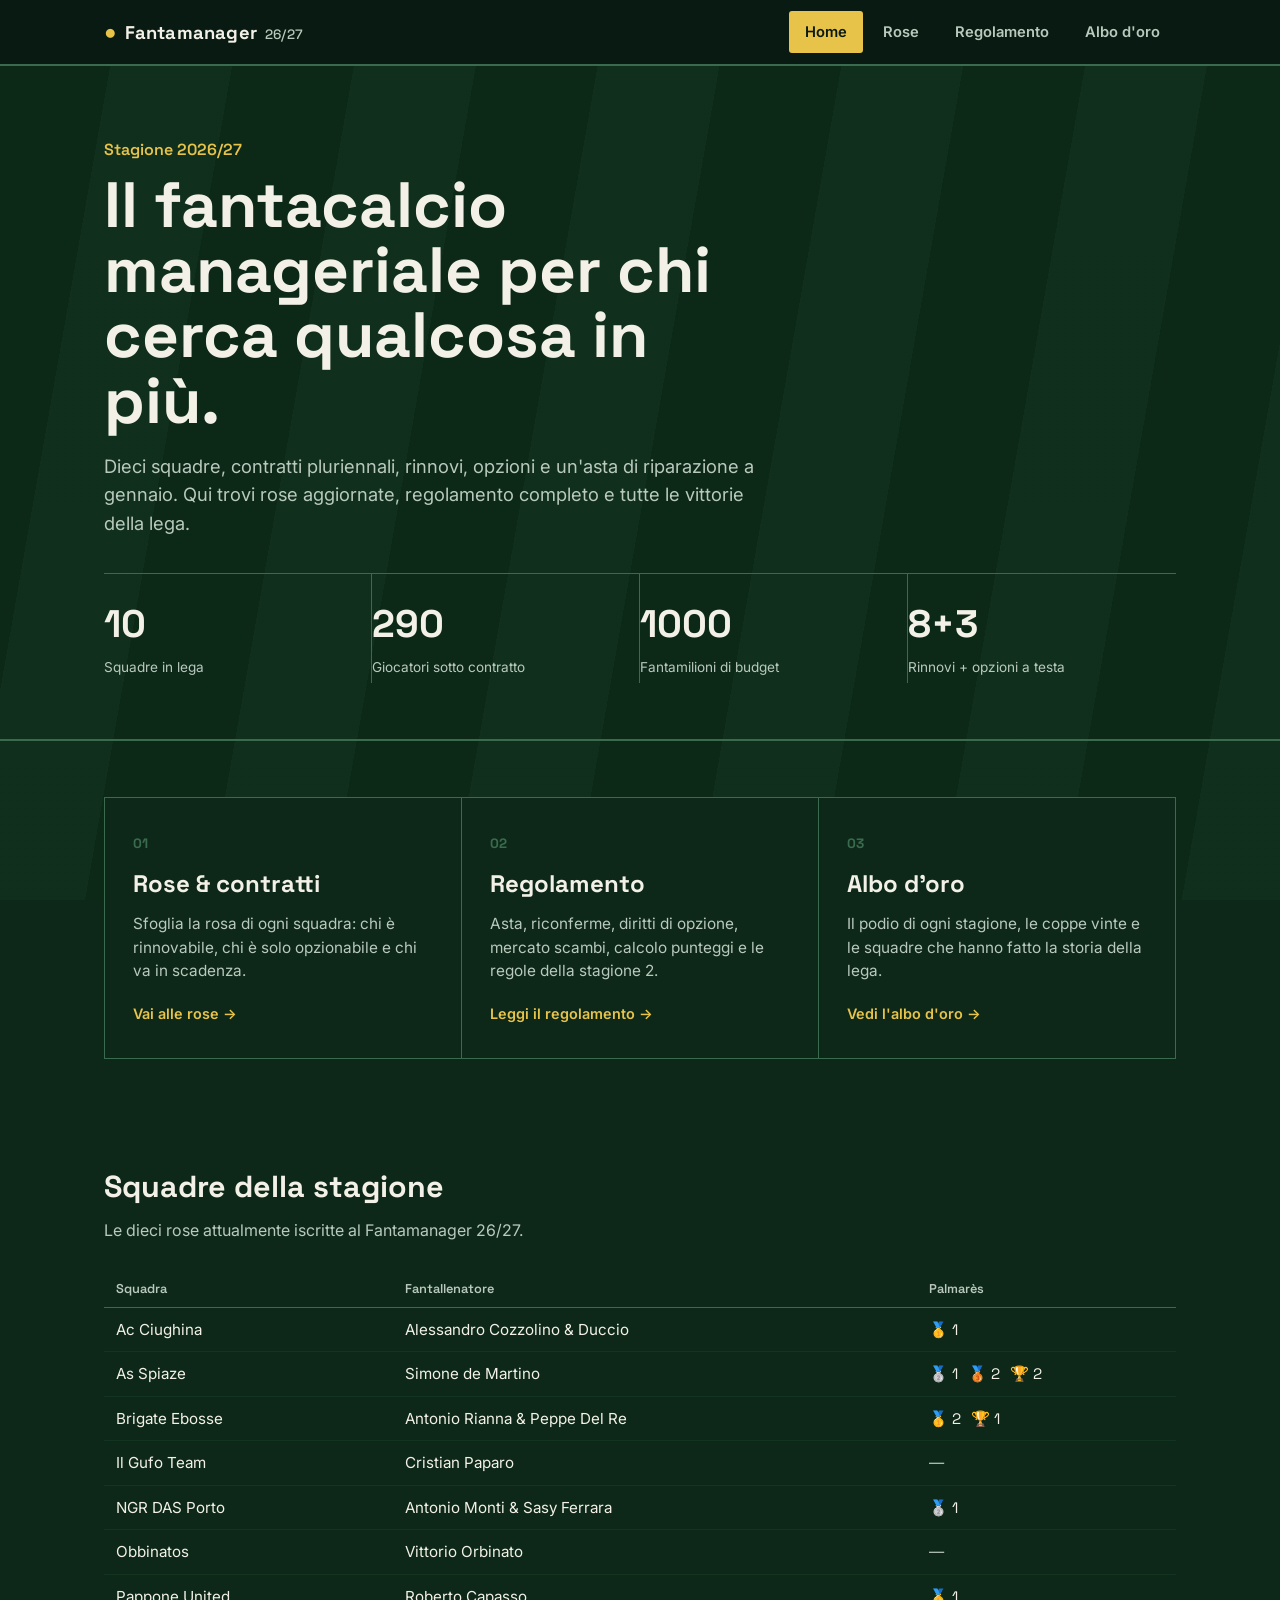
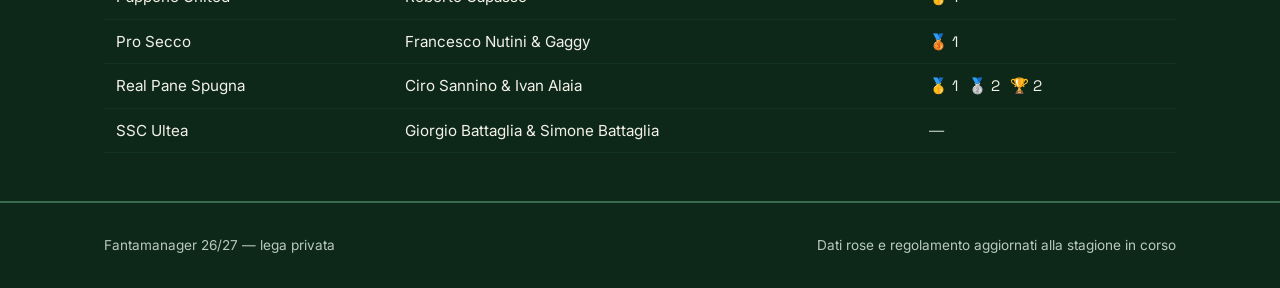
<file: index.html>
<!doctype html>
<html lang="it">
<head>
<meta charset="UTF-8">
<meta name="viewport" content="width=device-width, initial-scale=1.0">
<title>Fantamanager 26/27</title>
<meta name="description" content="Il sito ufficiale del Fantamanager: rose, contratti, regolamento e albo d'oro.">
<link rel="preconnect" href="https://fonts.googleapis.com">
<link rel="preconnect" href="https://fonts.gstatic.com" crossorigin>
<link href="https://fonts.googleapis.com/css2?family=Space+Grotesk:wght@500;600;700&family=Inter:wght@400;500;600;700&display=swap" rel="stylesheet">
<link rel="stylesheet" href="assets/css/style.css">
</head>
<body>

<nav class="site-nav">
  <div class="wrap">
    <a href="index.html" class="brand"><span class="brand-mark">●</span> Fantamanager <span class="brand-year">26/27</span></a>
    <button class="nav-toggle" aria-label="Apri menu">☰</button>
    <ul class="nav-links">
      <li><a href="index.html" class="active">Home</a></li>
      <li><a href="rose.html">Rose</a></li>
      <li><a href="regolamento.html">Regolamento</a></li>
      <li><a href="albo-oro.html">Albo d'oro</a></li>
    </ul>
  </div>
</nav>

<header class="hero">
  <div class="wrap">
    <p class="hero-kicker">Stagione 2026/27</p>
    <h1>Il fantacalcio manageriale per chi cerca qualcosa in più.</h1>
    <p class="lede">Dieci squadre, contratti pluriennali, rinnovi, opzioni e un'asta di riparazione a gennaio. Qui trovi rose aggiornate, regolamento completo e tutte le vittorie della lega.</p>

    <div class="stat-row">
      <div class="stat"><span class="num">10</span><span class="label">Squadre in lega</span></div>
      <div class="stat"><span class="num" id="stat-giocatori">—</span><span class="label">Giocatori sotto contratto</span></div>
      <div class="stat"><span class="num">1000</span><span class="label">Fantamilioni di budget</span></div>
      <div class="stat"><span class="num">8+3</span><span class="label">Rinnovi + opzioni a testa</span></div>
    </div>
  </div>
</header>

<main>
  <div class="wrap">
    <div class="tiles">
      <a class="tile" href="rose.html">
        <span class="tile-index">01</span>
        <h3>Rose &amp; contratti</h3>
        <p>Sfoglia la rosa di ogni squadra: chi è rinnovabile, chi è solo opzionabile e chi va in scadenza.</p>
        <span class="go">Vai alle rose →</span>
      </a>
      <a class="tile" href="regolamento.html">
        <span class="tile-index">02</span>
        <h3>Regolamento</h3>
        <p>Asta, riconferme, diritti di opzione, mercato scambi, calcolo punteggi e le regole della stagione 2.</p>
        <span class="go">Leggi il regolamento →</span>
      </a>
      <a class="tile" href="albo-oro.html">
        <span class="tile-index">03</span>
        <h3>Albo d'oro</h3>
        <p>Il podio di ogni stagione, le coppe vinte e le squadre che hanno fatto la storia della lega.</p>
        <span class="go">Vedi l'albo d'oro →</span>
      </a>
    </div>
  </div>

  <section class="block">
    <div class="wrap">
      <h2>Squadre della stagione</h2>
      <p class="sub">Le dieci rose attualmente iscritte al Fantamanager 26/27.</p>
      <table class="mini-table" id="home-teams-table">
        <thead>
          <tr>
            <th>Squadra</th>
            <th>Fantallenatore</th>
            <th>Palmarès</th>
          </tr>
        </thead>
        <tbody id="home-teams-body"></tbody>
      </table>
    </div>
  </section>
</main>

<footer class="site-footer">
  <div class="wrap">
    <span>Fantamanager 26/27 — lega privata</span>
    <span>Dati rose e regolamento aggiornati alla stagione in corso</span>
  </div>
</footer>

<script src="assets/js/common.js"></script>
<script>
  async function renderHomeTeams() {
    try {
      const data = await loadJSON('albo-oro.json');
      const totals = {};
      Object.entries(data.squadre).forEach(([id, info]) => {
        totals[id] = { nome: info.nome, manager: info.manager, attiva: info.attiva, oro: 0, argento: 0, bronzo: 0, coppe: 0 };
      });
      data.stagioni.forEach((s) => {
        if (s.primo && totals[s.primo]) totals[s.primo].oro++;
        if (s.secondo && totals[s.secondo]) totals[s.secondo].argento++;
        if (s.terzo && totals[s.terzo]) totals[s.terzo].bronzo++;
        (s.coppe || []).forEach((tid) => { if (totals[tid]) totals[tid].coppe++; });
      });

      const tbody = document.getElementById('home-teams-body');
      const rows = Object.values(totals)
        .filter(t => t.attiva)
        .sort((a, b) => a.nome.localeCompare(b.nome, 'it'));
      tbody.innerHTML = rows.map(t => {
        const medals = [];
        if (t.oro) medals.push(`<span>🥇 ${t.oro}</span>`);
        if (t.argento) medals.push(`<span>🥈 ${t.argento}</span>`);
        if (t.bronzo) medals.push(`<span>🥉 ${t.bronzo}</span>`);
        if (t.coppe) medals.push(`<span>🏆 ${t.coppe}</span>`);
        const medalHTML = medals.length ? `<span class="medal-count">${medals.join('')}</span>` : '<span style="color:var(--cream-dim)">—</span>';
        return `<tr><td>${t.nome}</td><td>${t.manager}</td><td>${medalHTML}</td></tr>`;
      }).join('');
    } catch (e) { console.error(e); }
  }
  async function renderPlayerCount() {
    try {
      const rose = await loadJSON('rose.json');
      const total = rose.reduce((sum, t) => sum + t.giocatori.length, 0);
      document.getElementById('stat-giocatori').textContent = total;
    } catch (e) { console.error(e); }
  }
  document.addEventListener('DOMContentLoaded', renderPlayerCount);
  document.addEventListener('DOMContentLoaded', renderHomeTeams);
</script>
</body>
</html>
</file>
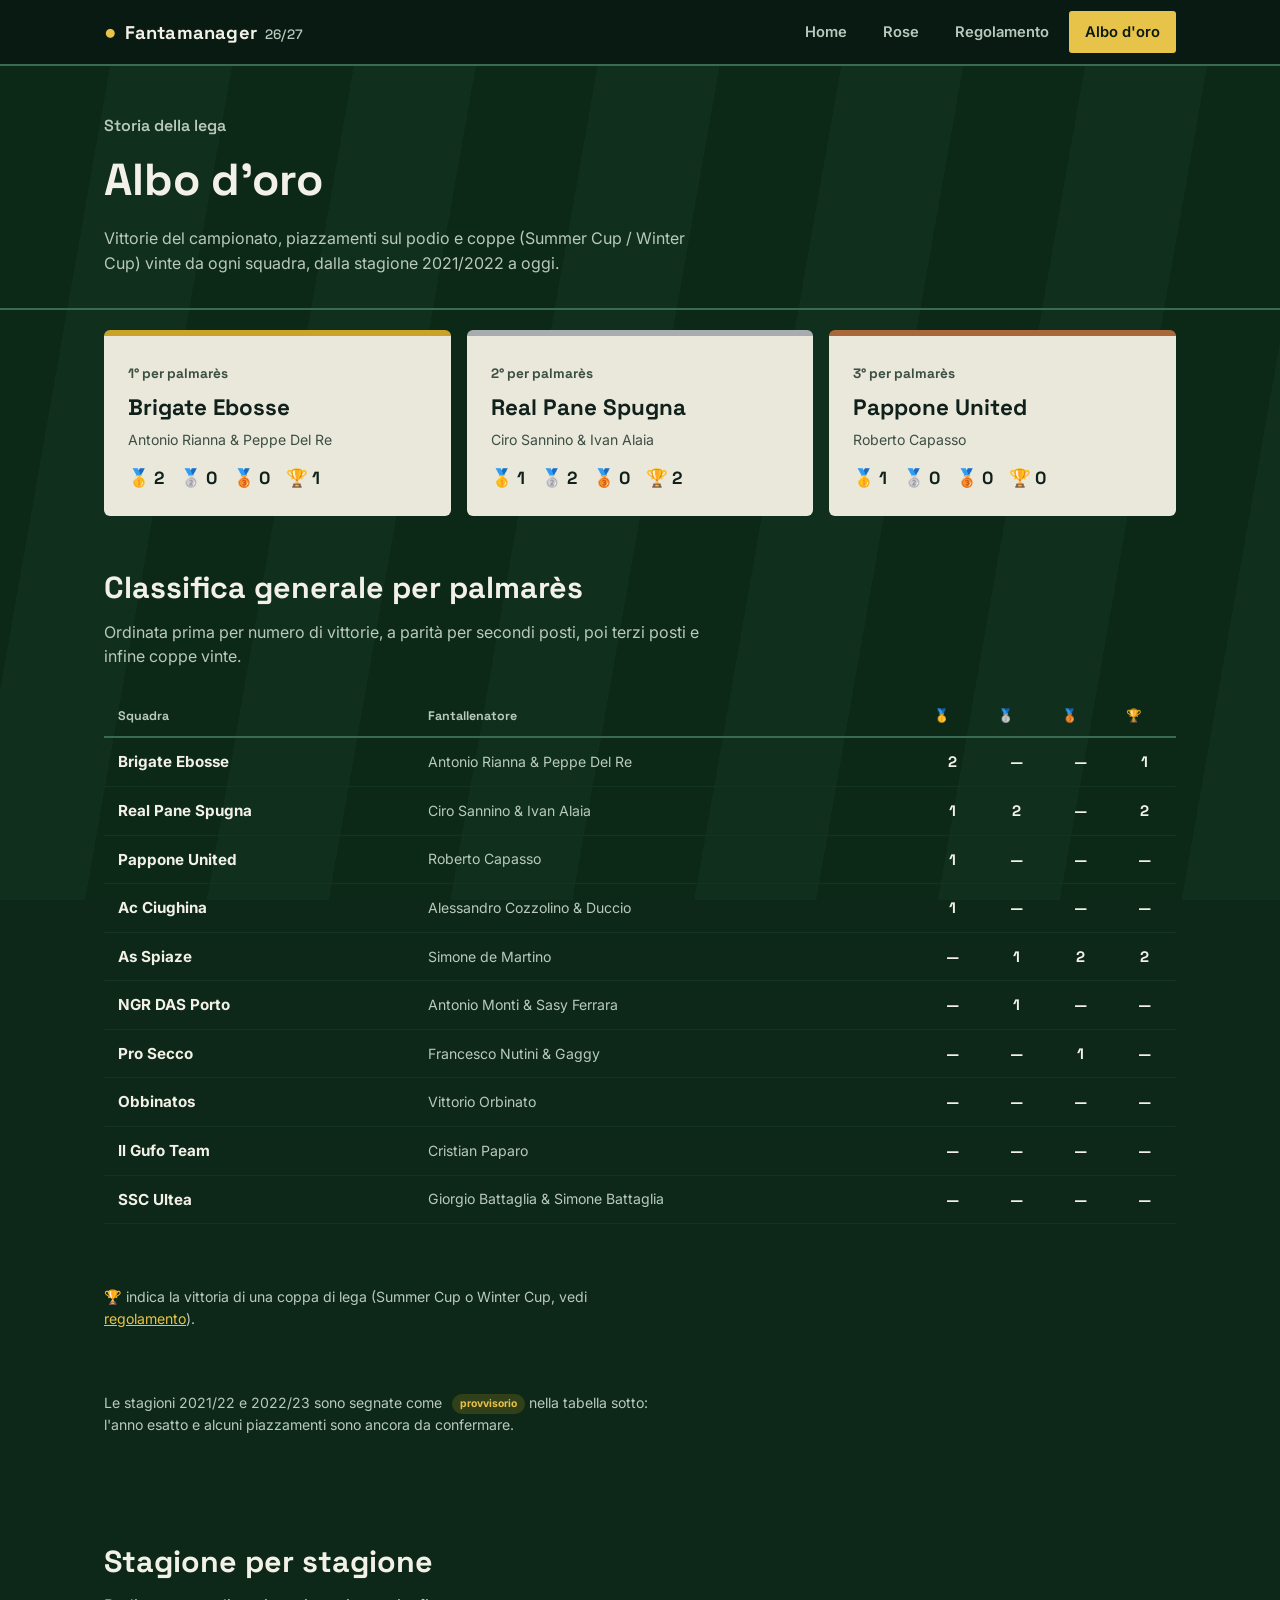
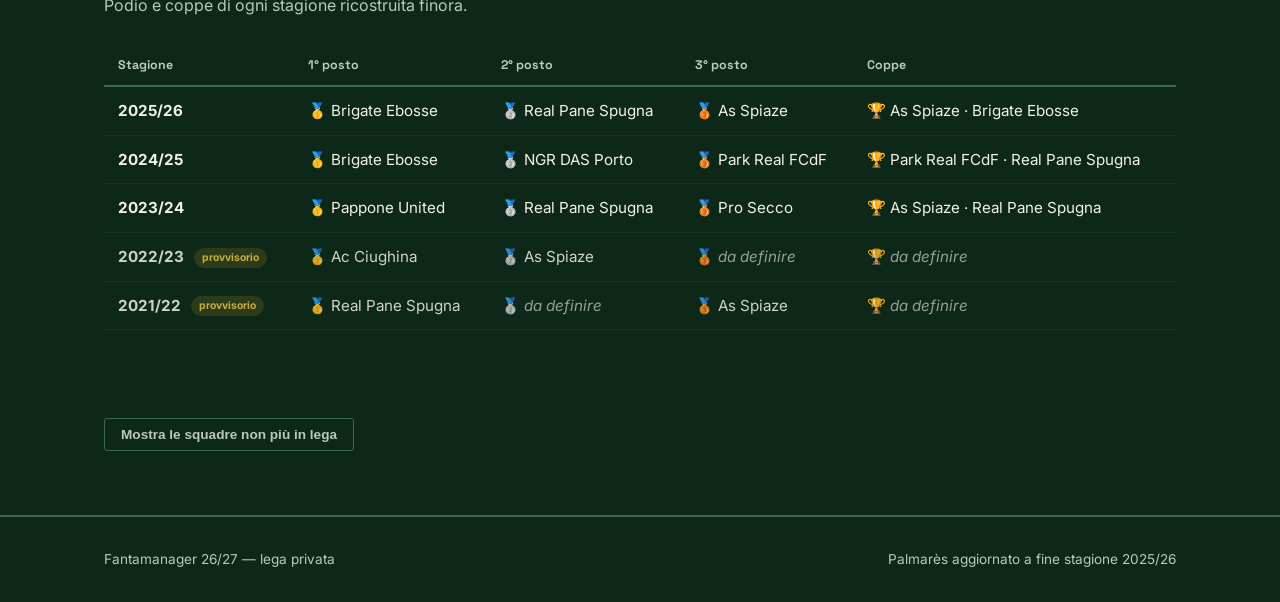
<file: albo-oro.html>
<!doctype html>
<html lang="it">
<head>
<meta charset="UTF-8">
<meta name="viewport" content="width=device-width, initial-scale=1.0">
<title>Albo d'oro — Fantamanager 26/27</title>
<link rel="preconnect" href="https://fonts.googleapis.com">
<link rel="preconnect" href="https://fonts.gstatic.com" crossorigin>
<link href="https://fonts.googleapis.com/css2?family=Space+Grotesk:wght@500;600;700&family=Inter:wght@400;500;600;700&display=swap" rel="stylesheet">
<link rel="stylesheet" href="assets/css/style.css">
</head>
<body>

<nav class="site-nav">
  <div class="wrap">
    <a href="index.html" class="brand"><span class="brand-mark">●</span> Fantamanager <span class="brand-year">26/27</span></a>
    <button class="nav-toggle" aria-label="Apri menu">☰</button>
    <ul class="nav-links">
      <li><a href="index.html">Home</a></li>
      <li><a href="rose.html">Rose</a></li>
      <li><a href="regolamento.html">Regolamento</a></li>
      <li><a href="albo-oro.html" class="active">Albo d'oro</a></li>
    </ul>
  </div>
</nav>

<header class="page-head">
  <div class="wrap">
    <p class="hero-kicker">Storia della lega</p>
    <h1>Albo d'oro</h1>
    <p>Vittorie del campionato, piazzamenti sul podio e coppe (Summer Cup / Winter Cup) vinte da ogni squadra, dalla stagione 2021/2022 a oggi.</p>
  </div>
</header>

<main class="wrap">

  <div id="podium" class="podium"></div>

  <section class="block" style="padding-top:0;">
    <h2>Classifica generale per palmarès</h2>
    <p class="sub">Ordinata prima per numero di vittorie, a parità per secondi posti, poi terzi posti e infine coppe vinte.</p>
    <div class="hof-table-wrap">
      <table class="hof-table">
        <thead>
          <tr>
            <th>Squadra</th>
            <th>Fantallenatore</th>
            <th class="medal-cell">🥇</th>
            <th class="medal-cell">🥈</th>
            <th class="medal-cell">🥉</th>
            <th class="medal-cell">🏆</th>
          </tr>
        </thead>
        <tbody id="hof-body"></tbody>
      </table>
    </div>
    <p class="hof-note">🏆 indica la vittoria di una coppa di lega (Summer Cup o Winter Cup, vedi <a href="regolamento.html" style="color:var(--gold-bright)">regolamento</a>).</p>
    <p class="hof-note">Le stagioni 2021/22 e 2022/23 sono segnate come <span class="prov-badge">provvisorio</span> nella tabella sotto: l'anno esatto e alcuni piazzamenti sono ancora da confermare.</p>
  </section>

  <section class="block" style="padding-top:0;">
    <h2>Stagione per stagione</h2>
    <p class="sub">Podio e coppe di ogni stagione ricostruita finora.</p>
    <div class="hof-table-wrap">
      <table class="hof-table">
        <thead>
          <tr>
            <th>Stagione</th>
            <th>1° posto</th>
            <th>2° posto</th>
            <th>3° posto</th>
            <th>Coppe</th>
          </tr>
        </thead>
        <tbody id="season-history-body"></tbody>
      </table>
    </div>
  </section>

  <section class="block" style="padding-top:0;">
    <button class="former-toggle" id="former-toggle">Mostra le squadre non più in lega</button>
    <div class="former-section" id="former-section">
      <table class="hof-table">
        <thead>
          <tr>
            <th>Squadra</th>
            <th>Fantallenatore</th>
            <th class="medal-cell">🥇</th>
            <th class="medal-cell">🥈</th>
            <th class="medal-cell">🥉</th>
            <th class="medal-cell">🏆</th>
          </tr>
        </thead>
        <tbody id="former-body"></tbody>
      </table>
    </div>
  </section>

</main>

<footer class="site-footer">
  <div class="wrap">
    <span>Fantamanager 26/27 — lega privata</span>
    <span>Palmarès aggiornato a fine stagione 2025/26</span>
  </div>
</footer>

<script src="assets/js/common.js"></script>
<script src="assets/js/albo-oro.js"></script>
</body>
</html>
</file>
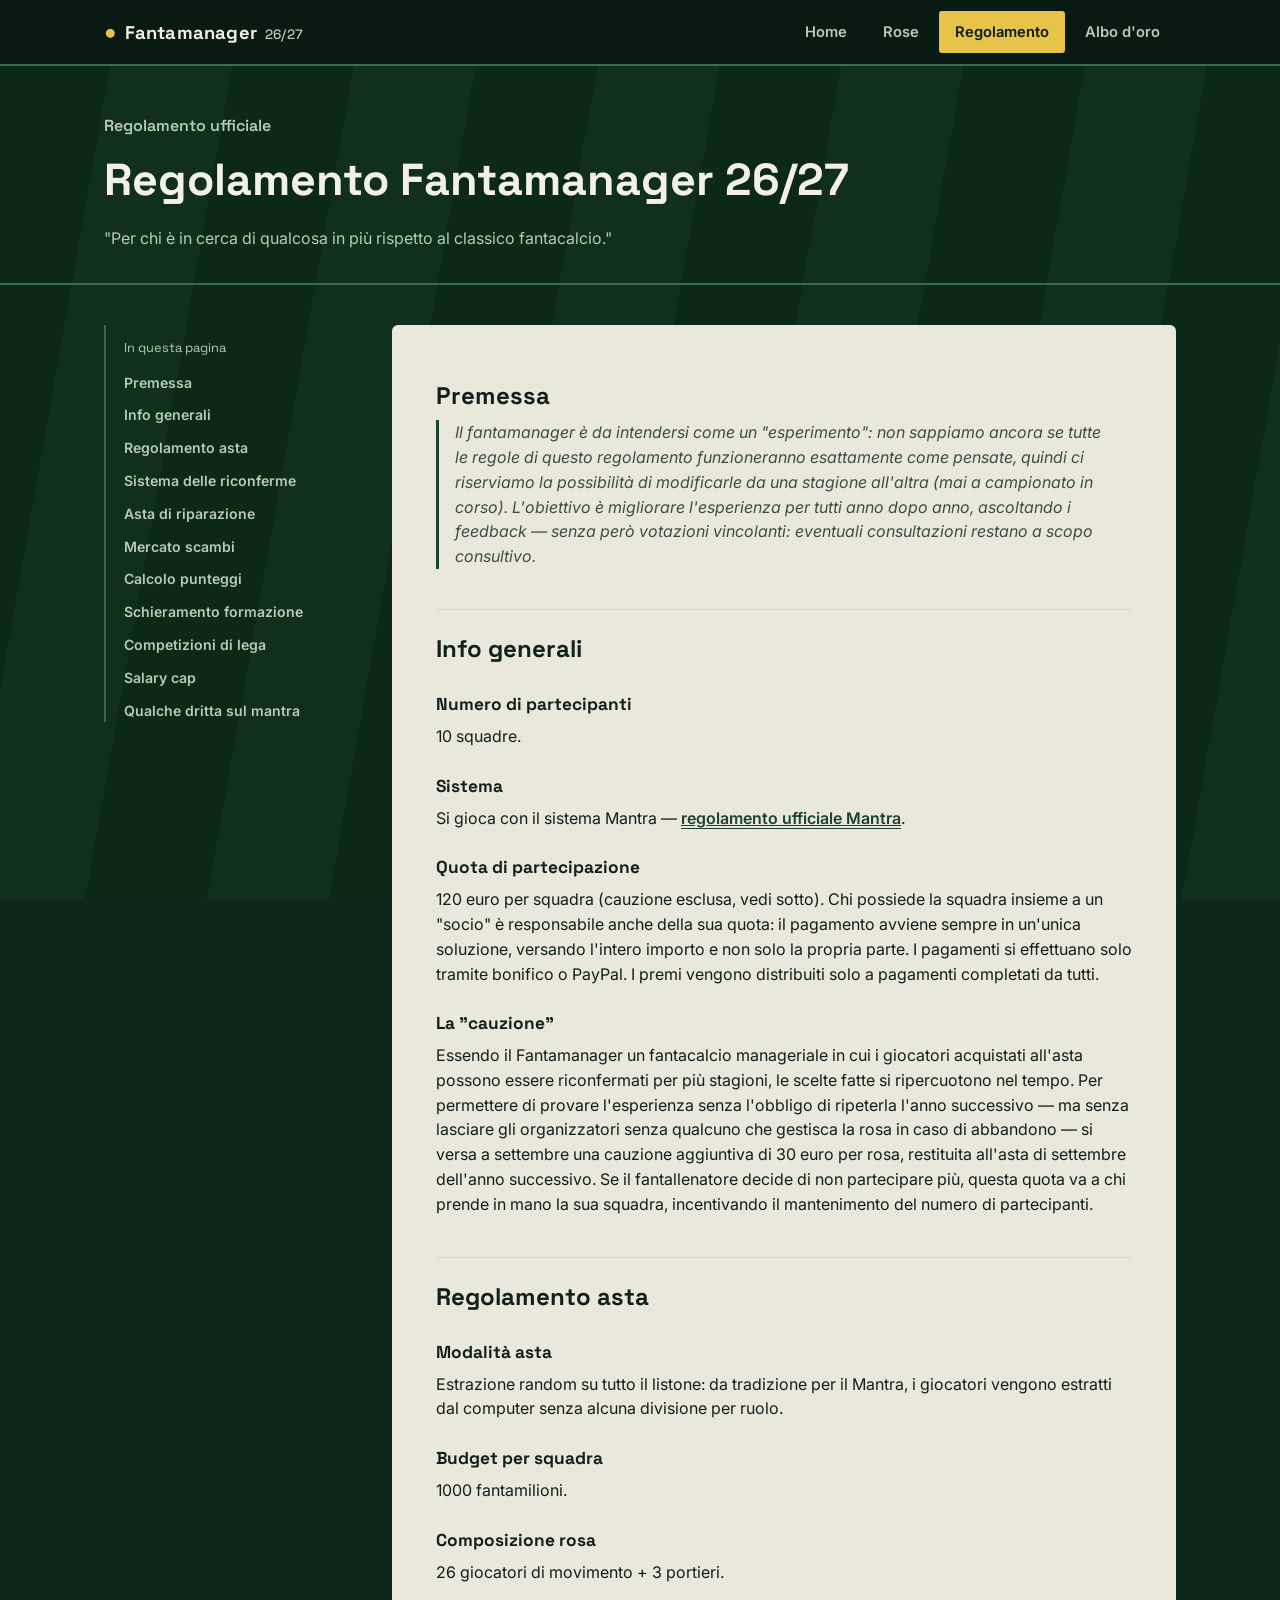
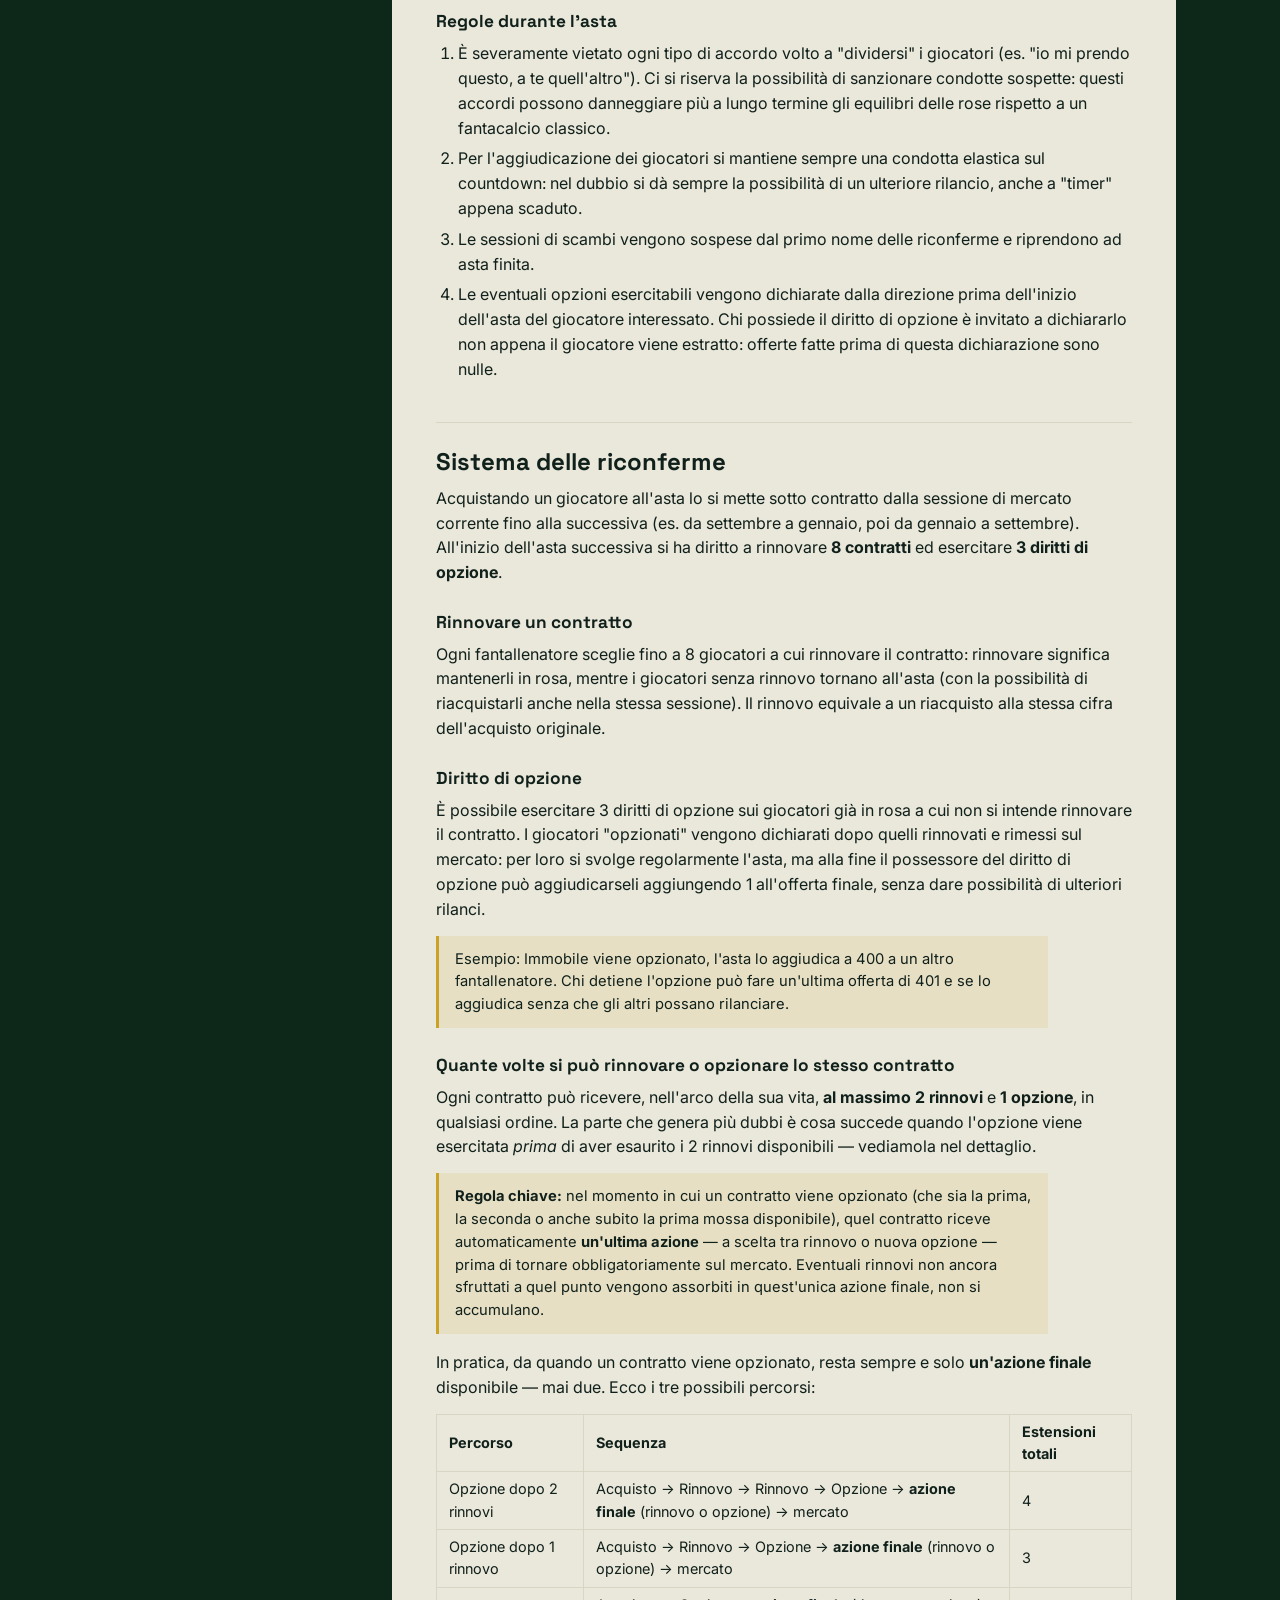
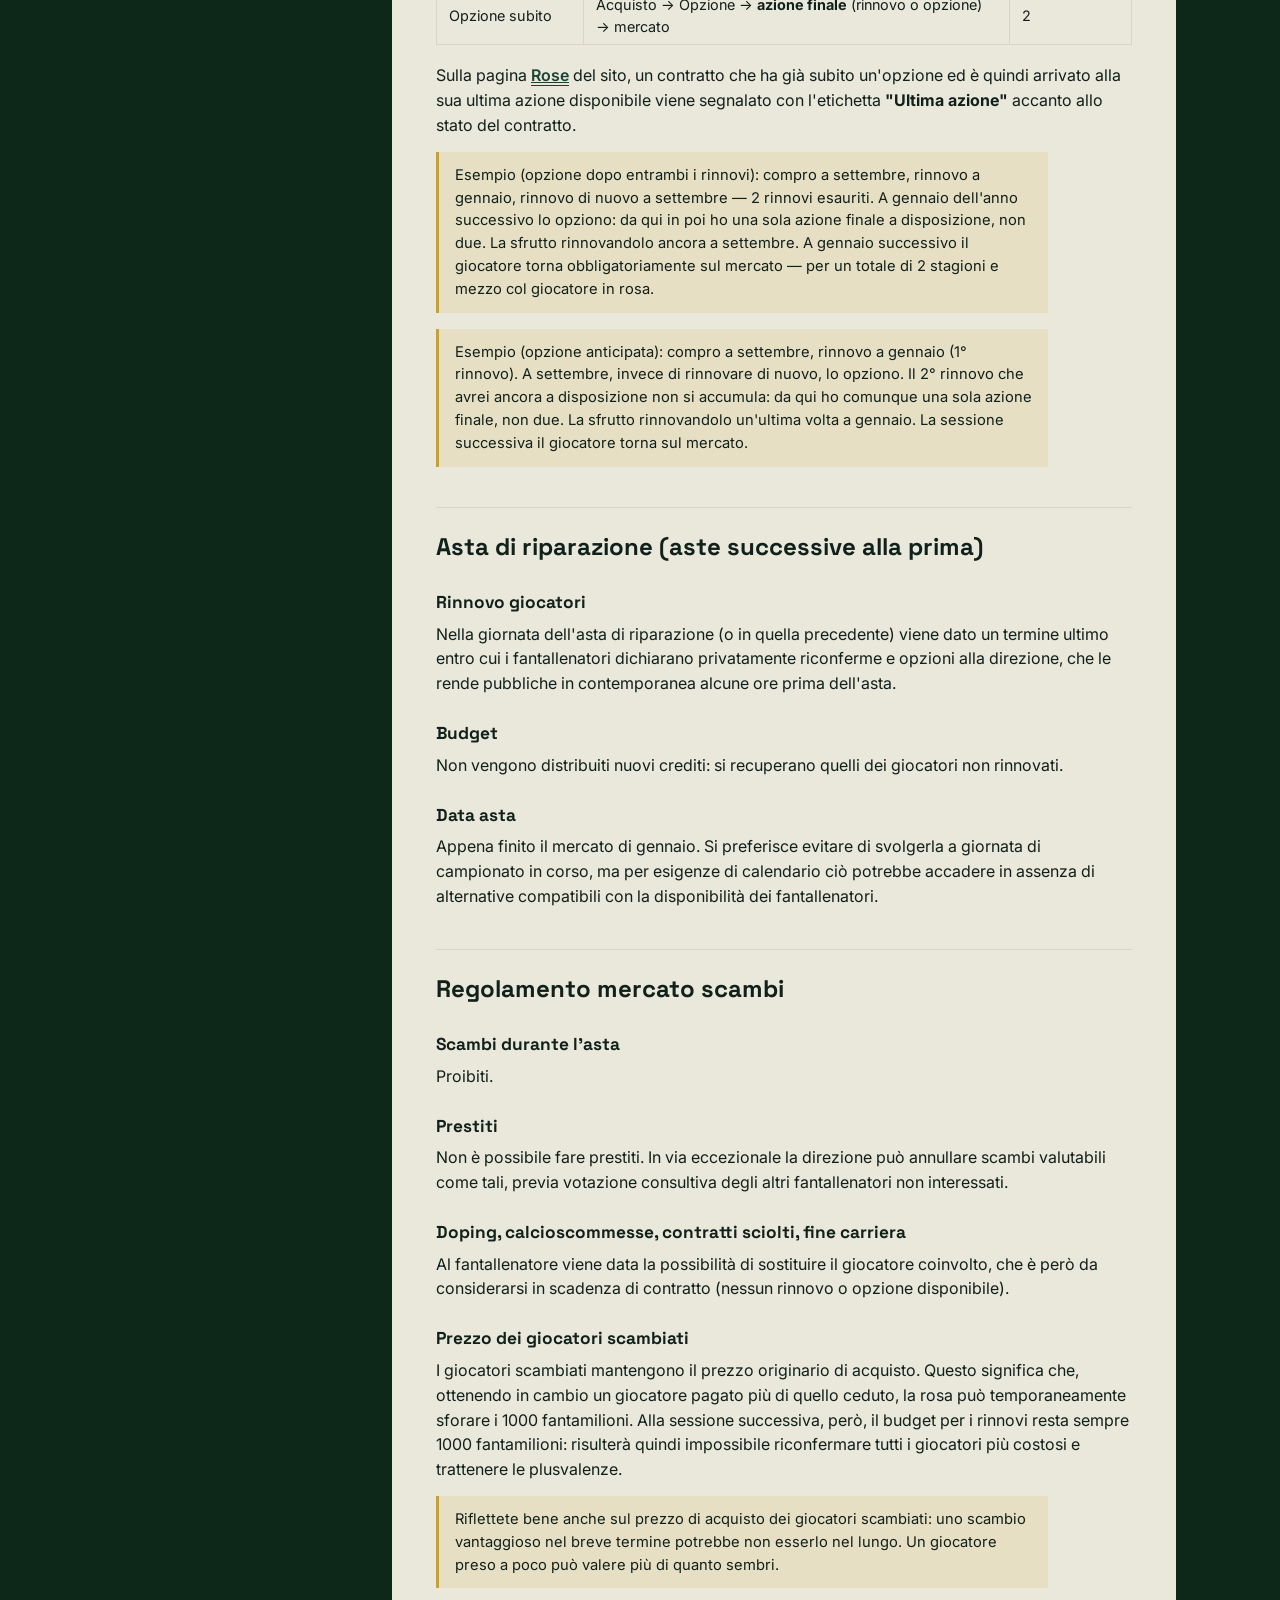
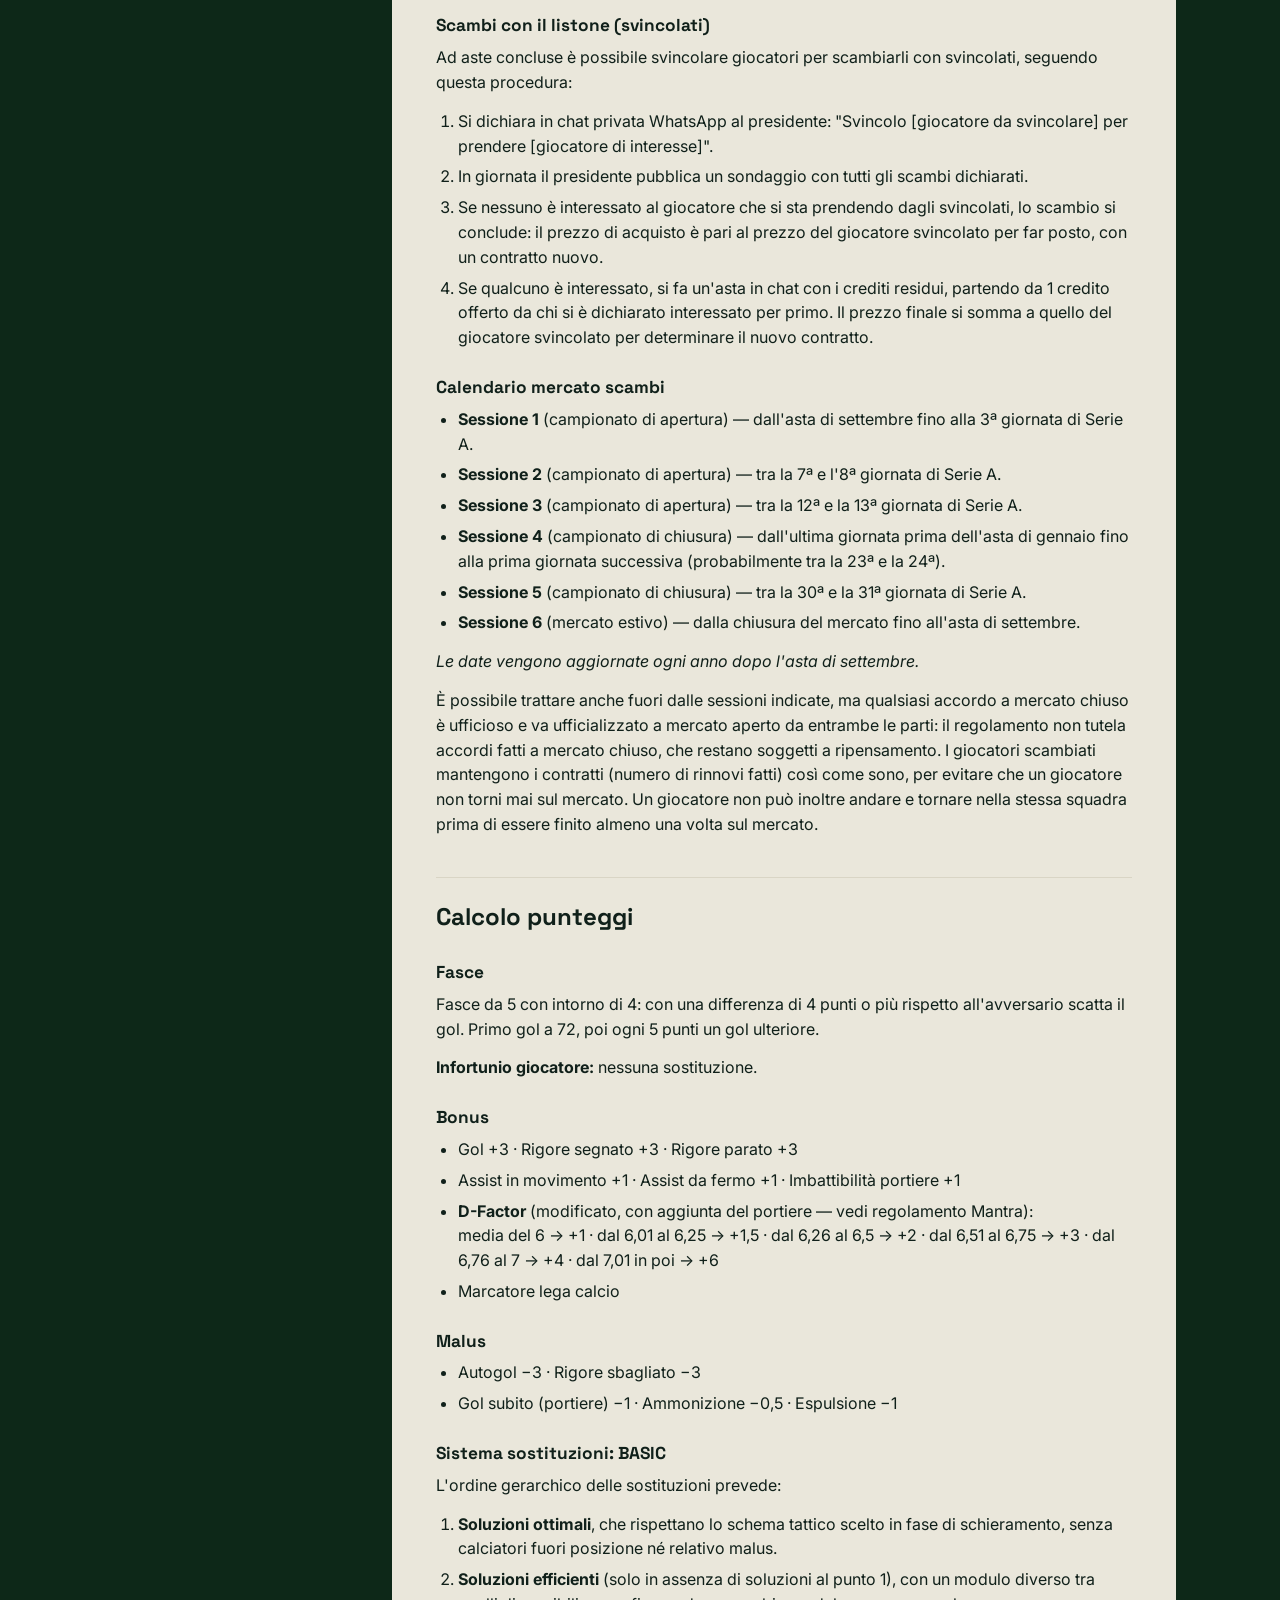
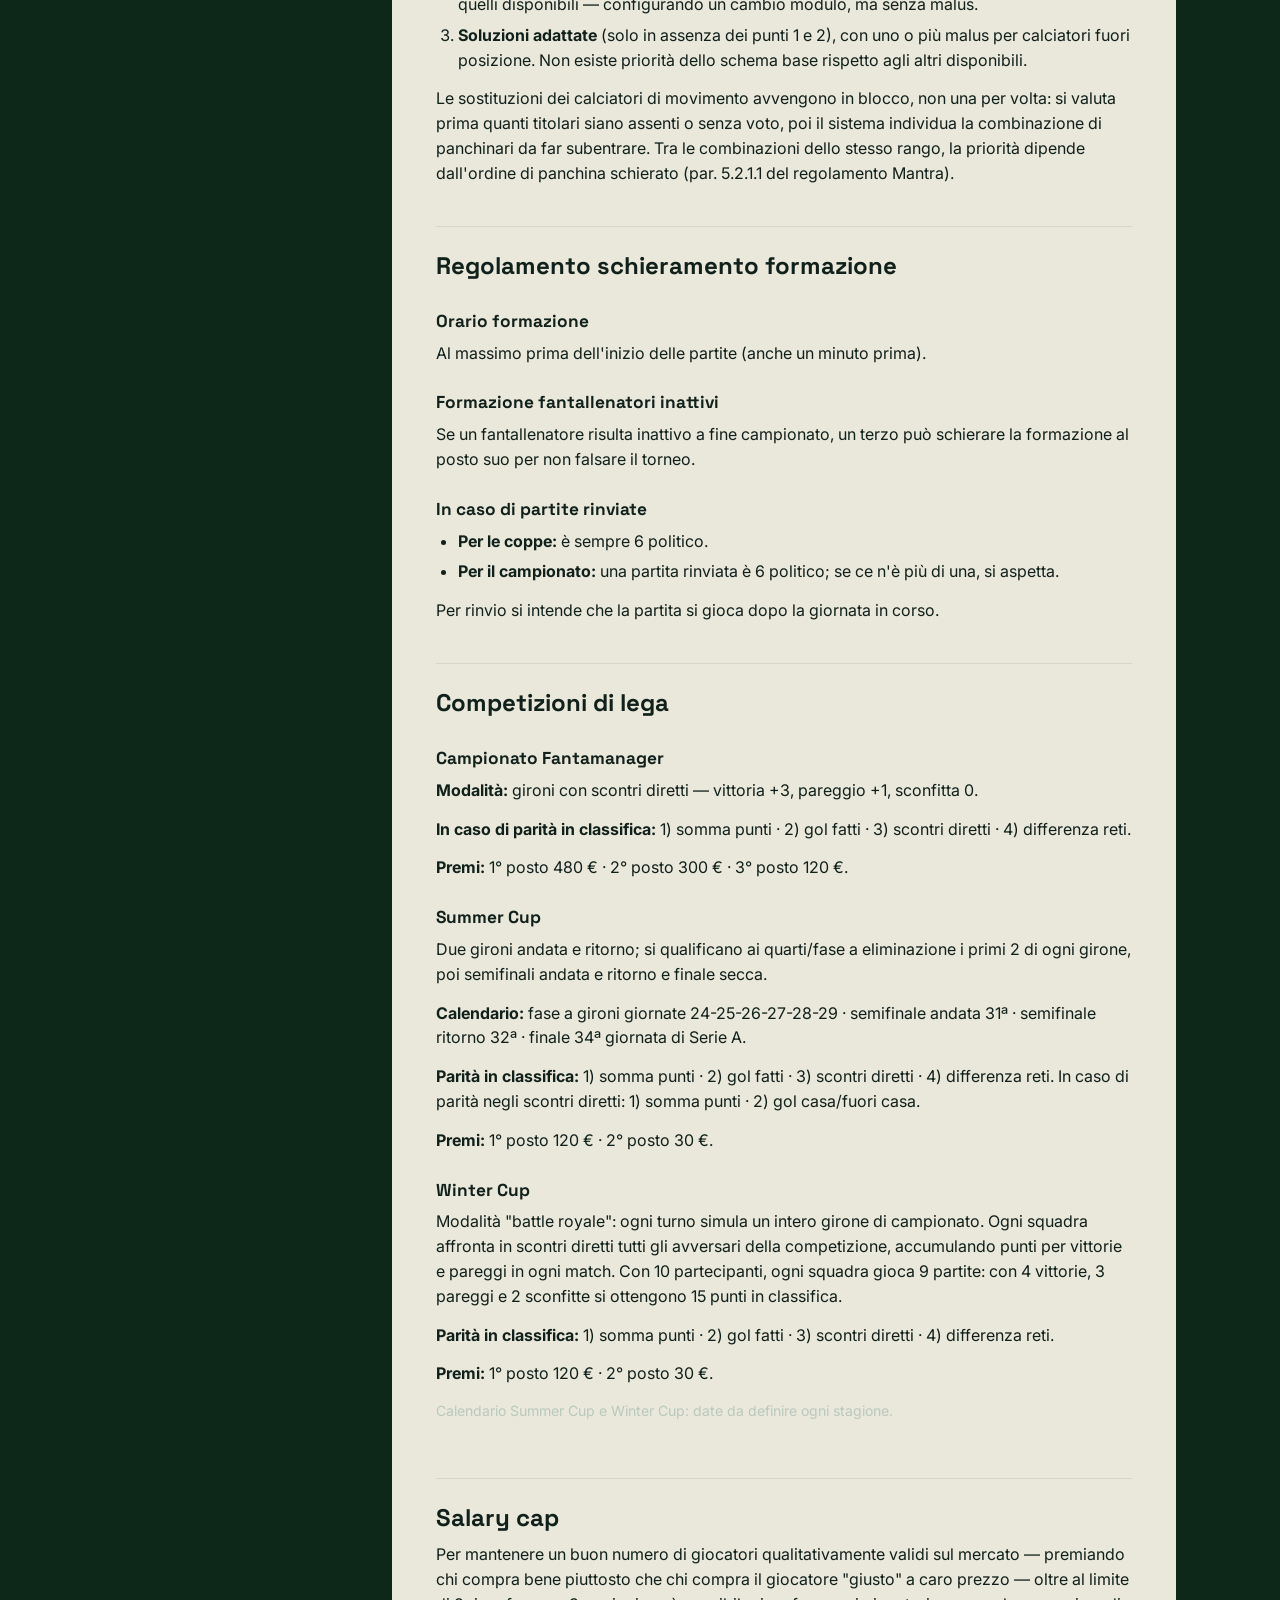
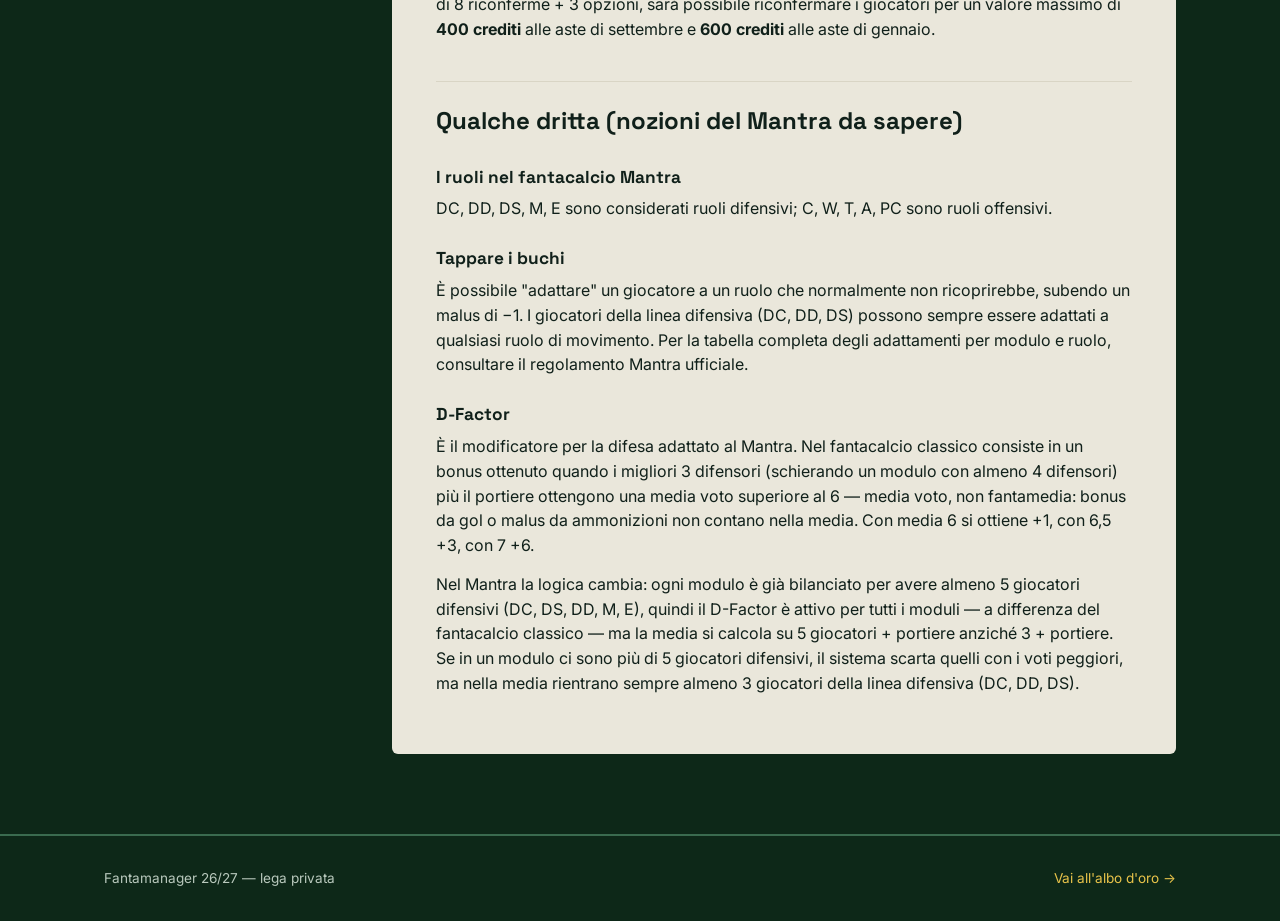
<file: regolamento.html>
<!doctype html>
<html lang="it">
<head>
<meta charset="UTF-8">
<meta name="viewport" content="width=device-width, initial-scale=1.0">
<title>Regolamento — Fantamanager 26/27</title>
<link rel="preconnect" href="https://fonts.googleapis.com">
<link rel="preconnect" href="https://fonts.gstatic.com" crossorigin>
<link href="https://fonts.googleapis.com/css2?family=Space+Grotesk:wght@500;600;700&family=Inter:wght@400;500;600;700&display=swap" rel="stylesheet">
<link rel="stylesheet" href="assets/css/style.css">
</head>
<body>

<nav class="site-nav">
  <div class="wrap">
    <a href="index.html" class="brand"><span class="brand-mark">●</span> Fantamanager <span class="brand-year">26/27</span></a>
    <button class="nav-toggle" aria-label="Apri menu">☰</button>
    <ul class="nav-links">
      <li><a href="index.html">Home</a></li>
      <li><a href="rose.html">Rose</a></li>
      <li><a href="regolamento.html" class="active">Regolamento</a></li>
      <li><a href="albo-oro.html">Albo d'oro</a></li>
    </ul>
  </div>
</nav>

<header class="page-head">
  <div class="wrap">
    <p class="hero-kicker">Regolamento ufficiale</p>
    <h1>Regolamento Fantamanager 26/27</h1>
    <p>"Per chi è in cerca di qualcosa in più rispetto al classico fantacalcio."</p>
  </div>
</header>

<main class="wrap">
  <div class="reg-layout">

    <nav class="reg-toc">
      <p class="toc-title">In questa pagina</p>
      <ul>
        <li><a href="#premessa">Premessa</a></li>
        <li><a href="#info-generali">Info generali</a></li>
        <li><a href="#regolamento-asta">Regolamento asta</a></li>
        <li><a href="#riconferme">Sistema delle riconferme</a></li>
        <li><a href="#asta-riparazione">Asta di riparazione</a></li>
        <li><a href="#mercato-scambi">Mercato scambi</a></li>
        <li><a href="#calcolo-punteggi">Calcolo punteggi</a></li>
        <li><a href="#schieramento">Schieramento formazione</a></li>
        <li><a href="#competizioni">Competizioni di lega</a></li>
        <li><a href="#salary-cap">Salary cap</a></li>
        <li><a href="#dritte">Qualche dritta sul mantra</a></li>
      </ul>
    </nav>

    <article class="reg-content">

      <h2 id="premessa">Premessa</h2>
      <p class="intro-note">Il fantamanager è da intendersi come un "esperimento": non sappiamo ancora se tutte le regole di questo regolamento funzioneranno esattamente come pensate, quindi ci riserviamo la possibilità di modificarle da una stagione all'altra (mai a campionato in corso). L'obiettivo è migliorare l'esperienza per tutti anno dopo anno, ascoltando i feedback — senza però votazioni vincolanti: eventuali consultazioni restano a scopo consultivo.</p>

      <h2 id="info-generali">Info generali</h2>

      <h3>Numero di partecipanti</h3>
      <p>10 squadre.</p>

      <h3>Sistema</h3>
      <p>Si gioca con il sistema Mantra — <a class="ext-link" href="https://www.fantacalcio.it/regolamenti/sistema-mantra" target="_blank" rel="noopener">regolamento ufficiale Mantra</a>.</p>

      <h3>Quota di partecipazione</h3>
      <p>120 euro per squadra (cauzione esclusa, vedi sotto). Chi possiede la squadra insieme a un "socio" è responsabile anche della sua quota: il pagamento avviene sempre in un'unica soluzione, versando l'intero importo e non solo la propria parte. I pagamenti si effettuano solo tramite bonifico o PayPal. I premi vengono distribuiti solo a pagamenti completati da tutti.</p>

      <h3>La "cauzione"</h3>
      <p>Essendo il Fantamanager un fantacalcio manageriale in cui i giocatori acquistati all'asta possono essere riconfermati per più stagioni, le scelte fatte si ripercuotono nel tempo. Per permettere di provare l'esperienza senza l'obbligo di ripeterla l'anno successivo — ma senza lasciare gli organizzatori senza qualcuno che gestisca la rosa in caso di abbandono — si versa a settembre una cauzione aggiuntiva di 30 euro per rosa, restituita all'asta di settembre dell'anno successivo. Se il fantallenatore decide di non partecipare più, questa quota va a chi prende in mano la sua squadra, incentivando il mantenimento del numero di partecipanti.</p>

      <h2 id="regolamento-asta">Regolamento asta</h2>

      <h3>Modalità asta</h3>
      <p>Estrazione random su tutto il listone: da tradizione per il Mantra, i giocatori vengono estratti dal computer senza alcuna divisione per ruolo.</p>

      <h3>Budget per squadra</h3>
      <p>1000 fantamilioni.</p>

      <h3>Composizione rosa</h3>
      <p>26 giocatori di movimento + 3 portieri.</p>

      <h3>Regole durante l'asta</h3>
      <ol>
        <li>È severamente vietato ogni tipo di accordo volto a "dividersi" i giocatori (es. "io mi prendo questo, a te quell'altro"). Ci si riserva la possibilità di sanzionare condotte sospette: questi accordi possono danneggiare più a lungo termine gli equilibri delle rose rispetto a un fantacalcio classico.</li>
        <li>Per l'aggiudicazione dei giocatori si mantiene sempre una condotta elastica sul countdown: nel dubbio si dà sempre la possibilità di un ulteriore rilancio, anche a "timer" appena scaduto.</li>
        <li>Le sessioni di scambi vengono sospese dal primo nome delle riconferme e riprendono ad asta finita.</li>
        <li>Le eventuali opzioni esercitabili vengono dichiarate dalla direzione prima dell'inizio dell'asta del giocatore interessato. Chi possiede il diritto di opzione è invitato a dichiararlo non appena il giocatore viene estratto: offerte fatte prima di questa dichiarazione sono nulle.</li>
      </ol>

      <h2 id="riconferme">Sistema delle riconferme</h2>
      <p>Acquistando un giocatore all'asta lo si mette sotto contratto dalla sessione di mercato corrente fino alla successiva (es. da settembre a gennaio, poi da gennaio a settembre). All'inizio dell'asta successiva si ha diritto a rinnovare <strong>8 contratti</strong> ed esercitare <strong>3 diritti di opzione</strong>.</p>

      <h3>Rinnovare un contratto</h3>
      <p>Ogni fantallenatore sceglie fino a 8 giocatori a cui rinnovare il contratto: rinnovare significa mantenerli in rosa, mentre i giocatori senza rinnovo tornano all'asta (con la possibilità di riacquistarli anche nella stessa sessione). Il rinnovo equivale a un riacquisto alla stessa cifra dell'acquisto originale.</p>

      <h3>Diritto di opzione</h3>
      <p>È possibile esercitare 3 diritti di opzione sui giocatori già in rosa a cui non si intende rinnovare il contratto. I giocatori "opzionati" vengono dichiarati dopo quelli rinnovati e rimessi sul mercato: per loro si svolge regolarmente l'asta, ma alla fine il possessore del diritto di opzione può aggiudicarseli aggiungendo 1 all'offerta finale, senza dare possibilità di ulteriori rilanci.</p>
      <div class="callout">Esempio: Immobile viene opzionato, l'asta lo aggiudica a 400 a un altro fantallenatore. Chi detiene l'opzione può fare un'ultima offerta di 401 e se lo aggiudica senza che gli altri possano rilanciare.</div>

      <h3>Quante volte si può rinnovare o opzionare lo stesso contratto</h3>
      <p>Ogni contratto può ricevere, nell'arco della sua vita, <strong>al massimo 2 rinnovi</strong> e <strong>1 opzione</strong>, in qualsiasi ordine. La parte che genera più dubbi è cosa succede quando l'opzione viene esercitata <em>prima</em> di aver esaurito i 2 rinnovi disponibili — vediamola nel dettaglio.</p>

      <div class="callout">
        <strong>Regola chiave:</strong> nel momento in cui un contratto viene opzionato (che sia la prima, la seconda o anche subito la prima mossa disponibile), quel contratto riceve automaticamente <strong>un'ultima azione</strong> — a scelta tra rinnovo o nuova opzione — prima di tornare obbligatoriamente sul mercato. Eventuali rinnovi non ancora sfruttati a quel punto vengono assorbiti in quest'unica azione finale, non si accumulano.
      </div>

      <p>In pratica, da quando un contratto viene opzionato, resta sempre e solo <strong>un'azione finale</strong> disponibile — mai due. Ecco i tre possibili percorsi:</p>

      <table>
        <thead>
          <tr><th>Percorso</th><th>Sequenza</th><th>Estensioni totali</th></tr>
        </thead>
        <tbody>
          <tr><td>Opzione dopo 2 rinnovi</td><td>Acquisto → Rinnovo → Rinnovo → Opzione → <strong>azione finale</strong> (rinnovo o opzione) → mercato</td><td>4</td></tr>
          <tr><td>Opzione dopo 1 rinnovo</td><td>Acquisto → Rinnovo → Opzione → <strong>azione finale</strong> (rinnovo o opzione) → mercato</td><td>3</td></tr>
          <tr><td>Opzione subito</td><td>Acquisto → Opzione → <strong>azione finale</strong> (rinnovo o opzione) → mercato</td><td>2</td></tr>
        </tbody>
      </table>

      <p>Sulla pagina <a class="ext-link" href="rose.html">Rose</a> del sito, un contratto che ha già subito un'opzione ed è quindi arrivato alla sua ultima azione disponibile viene segnalato con l'etichetta <strong>"Ultima azione"</strong> accanto allo stato del contratto.</p>

      <div class="callout">Esempio (opzione dopo entrambi i rinnovi): compro a settembre, rinnovo a gennaio, rinnovo di nuovo a settembre — 2 rinnovi esauriti. A gennaio dell'anno successivo lo opziono: da qui in poi ho una sola azione finale a disposizione, non due. La sfrutto rinnovandolo ancora a settembre. A gennaio successivo il giocatore torna obbligatoriamente sul mercato — per un totale di 2 stagioni e mezzo col giocatore in rosa.</div>

      <div class="callout">Esempio (opzione anticipata): compro a settembre, rinnovo a gennaio (1° rinnovo). A settembre, invece di rinnovare di nuovo, lo opziono. Il 2° rinnovo che avrei ancora a disposizione non si accumula: da qui ho comunque una sola azione finale, non due. La sfrutto rinnovandolo un'ultima volta a gennaio. La sessione successiva il giocatore torna sul mercato.</div>

      <h2 id="asta-riparazione">Asta di riparazione (aste successive alla prima)</h2>

      <h3>Rinnovo giocatori</h3>
      <p>Nella giornata dell'asta di riparazione (o in quella precedente) viene dato un termine ultimo entro cui i fantallenatori dichiarano privatamente riconferme e opzioni alla direzione, che le rende pubbliche in contemporanea alcune ore prima dell'asta.</p>

      <h3>Budget</h3>
      <p>Non vengono distribuiti nuovi crediti: si recuperano quelli dei giocatori non rinnovati.</p>

      <h3>Data asta</h3>
      <p>Appena finito il mercato di gennaio. Si preferisce evitare di svolgerla a giornata di campionato in corso, ma per esigenze di calendario ciò potrebbe accadere in assenza di alternative compatibili con la disponibilità dei fantallenatori.</p>

      <h2 id="mercato-scambi">Regolamento mercato scambi</h2>

      <h3>Scambi durante l'asta</h3>
      <p>Proibiti.</p>

      <h3>Prestiti</h3>
      <p>Non è possibile fare prestiti. In via eccezionale la direzione può annullare scambi valutabili come tali, previa votazione consultiva degli altri fantallenatori non interessati.</p>

      <h3>Doping, calcioscommesse, contratti sciolti, fine carriera</h3>
      <p>Al fantallenatore viene data la possibilità di sostituire il giocatore coinvolto, che è però da considerarsi in scadenza di contratto (nessun rinnovo o opzione disponibile).</p>

      <h3>Prezzo dei giocatori scambiati</h3>
      <p>I giocatori scambiati mantengono il prezzo originario di acquisto. Questo significa che, ottenendo in cambio un giocatore pagato più di quello ceduto, la rosa può temporaneamente sforare i 1000 fantamilioni. Alla sessione successiva, però, il budget per i rinnovi resta sempre 1000 fantamilioni: risulterà quindi impossibile riconfermare tutti i giocatori più costosi e trattenere le plusvalenze.</p>
      <div class="callout">Riflettete bene anche sul prezzo di acquisto dei giocatori scambiati: uno scambio vantaggioso nel breve termine potrebbe non esserlo nel lungo. Un giocatore preso a poco può valere più di quanto sembri.</div>

      <h3>Scambi con il listone (svincolati)</h3>
      <p>Ad aste concluse è possibile svincolare giocatori per scambiarli con svincolati, seguendo questa procedura:</p>
      <ol>
        <li>Si dichiara in chat privata WhatsApp al presidente: "Svincolo [giocatore da svincolare] per prendere [giocatore di interesse]".</li>
        <li>In giornata il presidente pubblica un sondaggio con tutti gli scambi dichiarati.</li>
        <li>Se nessuno è interessato al giocatore che si sta prendendo dagli svincolati, lo scambio si conclude: il prezzo di acquisto è pari al prezzo del giocatore svincolato per far posto, con un contratto nuovo.</li>
        <li>Se qualcuno è interessato, si fa un'asta in chat con i crediti residui, partendo da 1 credito offerto da chi si è dichiarato interessato per primo. Il prezzo finale si somma a quello del giocatore svincolato per determinare il nuovo contratto.</li>
      </ol>

      <h3>Calendario mercato scambi</h3>
      <ul>
        <li><strong>Sessione 1</strong> (campionato di apertura) — dall'asta di settembre fino alla 3ª giornata di Serie A.</li>
        <li><strong>Sessione 2</strong> (campionato di apertura) — tra la 7ª e l'8ª giornata di Serie A.</li>
        <li><strong>Sessione 3</strong> (campionato di apertura) — tra la 12ª e la 13ª giornata di Serie A.</li>
        <li><strong>Sessione 4</strong> (campionato di chiusura) — dall'ultima giornata prima dell'asta di gennaio fino alla prima giornata successiva (probabilmente tra la 23ª e la 24ª).</li>
        <li><strong>Sessione 5</strong> (campionato di chiusura) — tra la 30ª e la 31ª giornata di Serie A.</li>
        <li><strong>Sessione 6</strong> (mercato estivo) — dalla chiusura del mercato fino all'asta di settembre.</li>
      </ul>
      <p><em>Le date vengono aggiornate ogni anno dopo l'asta di settembre.</em></p>
      <p>È possibile trattare anche fuori dalle sessioni indicate, ma qualsiasi accordo a mercato chiuso è ufficioso e va ufficializzato a mercato aperto da entrambe le parti: il regolamento non tutela accordi fatti a mercato chiuso, che restano soggetti a ripensamento. I giocatori scambiati mantengono i contratti (numero di rinnovi fatti) così come sono, per evitare che un giocatore non torni mai sul mercato. Un giocatore non può inoltre andare e tornare nella stessa squadra prima di essere finito almeno una volta sul mercato.</p>

      <h2 id="calcolo-punteggi">Calcolo punteggi</h2>

      <h3>Fasce</h3>
      <p>Fasce da 5 con intorno di 4: con una differenza di 4 punti o più rispetto all'avversario scatta il gol. Primo gol a 72, poi ogni 5 punti un gol ulteriore.</p>
      <p><strong>Infortunio giocatore:</strong> nessuna sostituzione.</p>

      <h3>Bonus</h3>
      <ul>
        <li>Gol +3 · Rigore segnato +3 · Rigore parato +3</li>
        <li>Assist in movimento +1 · Assist da fermo +1 · Imbattibilità portiere +1</li>
        <li><strong>D-Factor</strong> (modificato, con aggiunta del portiere — vedi regolamento Mantra):
          <br>media del 6 → +1 · dal 6,01 al 6,25 → +1,5 · dal 6,26 al 6,5 → +2 · dal 6,51 al 6,75 → +3 · dal 6,76 al 7 → +4 · dal 7,01 in poi → +6</li>
        <li>Marcatore lega calcio</li>
      </ul>

      <h3>Malus</h3>
      <ul>
        <li>Autogol −3 · Rigore sbagliato −3</li>
        <li>Gol subito (portiere) −1 · Ammonizione −0,5 · Espulsione −1</li>
      </ul>

      <h3>Sistema sostituzioni: BASIC</h3>
      <p>L'ordine gerarchico delle sostituzioni prevede:</p>
      <ol>
        <li><strong>Soluzioni ottimali</strong>, che rispettano lo schema tattico scelto in fase di schieramento, senza calciatori fuori posizione né relativo malus.</li>
        <li><strong>Soluzioni efficienti</strong> (solo in assenza di soluzioni al punto 1), con un modulo diverso tra quelli disponibili — configurando un cambio modulo, ma senza malus.</li>
        <li><strong>Soluzioni adattate</strong> (solo in assenza dei punti 1 e 2), con uno o più malus per calciatori fuori posizione. Non esiste priorità dello schema base rispetto agli altri disponibili.</li>
      </ol>
      <p>Le sostituzioni dei calciatori di movimento avvengono in blocco, non una per volta: si valuta prima quanti titolari siano assenti o senza voto, poi il sistema individua la combinazione di panchinari da far subentrare. Tra le combinazioni dello stesso rango, la priorità dipende dall'ordine di panchina schierato (par. 5.2.1.1 del regolamento Mantra).</p>

      <h2 id="schieramento">Regolamento schieramento formazione</h2>

      <h3>Orario formazione</h3>
      <p>Al massimo prima dell'inizio delle partite (anche un minuto prima).</p>

      <h3>Formazione fantallenatori inattivi</h3>
      <p>Se un fantallenatore risulta inattivo a fine campionato, un terzo può schierare la formazione al posto suo per non falsare il torneo.</p>

      <h3>In caso di partite rinviate</h3>
      <ul>
        <li><strong>Per le coppe:</strong> è sempre 6 politico.</li>
        <li><strong>Per il campionato:</strong> una partita rinviata è 6 politico; se ce n'è più di una, si aspetta.</li>
      </ul>
      <p>Per rinvio si intende che la partita si gioca dopo la giornata in corso.</p>

      <h2 id="competizioni">Competizioni di lega</h2>

      <h3>Campionato Fantamanager</h3>
      <p><strong>Modalità:</strong> gironi con scontri diretti — vittoria +3, pareggio +1, sconfitta 0.</p>
      <p><strong>In caso di parità in classifica:</strong> 1) somma punti · 2) gol fatti · 3) scontri diretti · 4) differenza reti.</p>
      <p><strong>Premi:</strong> 1° posto 480 € · 2° posto 300 € · 3° posto 120 €.</p>

      <h3>Summer Cup</h3>
      <p>Due gironi andata e ritorno; si qualificano ai quarti/fase a eliminazione i primi 2 di ogni girone, poi semifinali andata e ritorno e finale secca.</p>
      <p><strong>Calendario:</strong> fase a gironi giornate 24-25-26-27-28-29 · semifinale andata 31ª · semifinale ritorno 32ª · finale 34ª giornata di Serie A.</p>
      <p><strong>Parità in classifica:</strong> 1) somma punti · 2) gol fatti · 3) scontri diretti · 4) differenza reti. In caso di parità negli scontri diretti: 1) somma punti · 2) gol casa/fuori casa.</p>
      <p><strong>Premi:</strong> 1° posto 120 € · 2° posto 30 €.</p>

      <h3>Winter Cup</h3>
      <p>Modalità "battle royale": ogni turno simula un intero girone di campionato. Ogni squadra affronta in scontri diretti tutti gli avversari della competizione, accumulando punti per vittorie e pareggi in ogni match. Con 10 partecipanti, ogni squadra gioca 9 partite: con 4 vittorie, 3 pareggi e 2 sconfitte si ottengono 15 punti in classifica.</p>
      <p><strong>Parità in classifica:</strong> 1) somma punti · 2) gol fatti · 3) scontri diretti · 4) differenza reti.</p>
      <p><strong>Premi:</strong> 1° posto 120 € · 2° posto 30 €.</p>
      <p class="hof-note" style="padding:0 0 16px;">Calendario Summer Cup e Winter Cup: date da definire ogni stagione.</p>

      <h2 id="salary-cap">Salary cap</h2>
      <p>Per mantenere un buon numero di giocatori qualitativamente validi sul mercato — premiando chi compra bene piuttosto che chi compra il giocatore "giusto" a caro prezzo — oltre al limite di 8 riconferme + 3 opzioni, sarà possibile riconfermare i giocatori per un valore massimo di <strong>400 crediti</strong> alle aste di settembre e <strong>600 crediti</strong> alle aste di gennaio.</p>

      <h2 id="dritte">Qualche dritta (nozioni del Mantra da sapere)</h2>

      <h3>I ruoli nel fantacalcio Mantra</h3>
      <p>DC, DD, DS, M, E sono considerati ruoli difensivi; C, W, T, A, PC sono ruoli offensivi.</p>

      <h3>Tappare i buchi</h3>
      <p>È possibile "adattare" un giocatore a un ruolo che normalmente non ricoprirebbe, subendo un malus di −1. I giocatori della linea difensiva (DC, DD, DS) possono sempre essere adattati a qualsiasi ruolo di movimento. Per la tabella completa degli adattamenti per modulo e ruolo, consultare il regolamento Mantra ufficiale.</p>

      <h3>D-Factor</h3>
      <p>È il modificatore per la difesa adattato al Mantra. Nel fantacalcio classico consiste in un bonus ottenuto quando i migliori 3 difensori (schierando un modulo con almeno 4 difensori) più il portiere ottengono una media voto superiore al 6 — media voto, non fantamedia: bonus da gol o malus da ammonizioni non contano nella media. Con media 6 si ottiene +1, con 6,5 +3, con 7 +6.</p>
      <p>Nel Mantra la logica cambia: ogni modulo è già bilanciato per avere almeno 5 giocatori difensivi (DC, DS, DD, M, E), quindi il D-Factor è attivo per tutti i moduli — a differenza del fantacalcio classico — ma la media si calcola su 5 giocatori + portiere anziché 3 + portiere. Se in un modulo ci sono più di 5 giocatori difensivi, il sistema scarta quelli con i voti peggiori, ma nella media rientrano sempre almeno 3 giocatori della linea difensiva (DC, DD, DS).</p>

    </article>
  </div>
</main>

<footer class="site-footer">
  <div class="wrap">
    <span>Fantamanager 26/27 — lega privata</span>
    <span><a href="albo-oro.html" style="color:var(--gold-bright); text-decoration:none;">Vai all'albo d'oro →</a></span>
  </div>
</footer>

<script src="assets/js/common.js"></script>
</body>
</html>
</file>
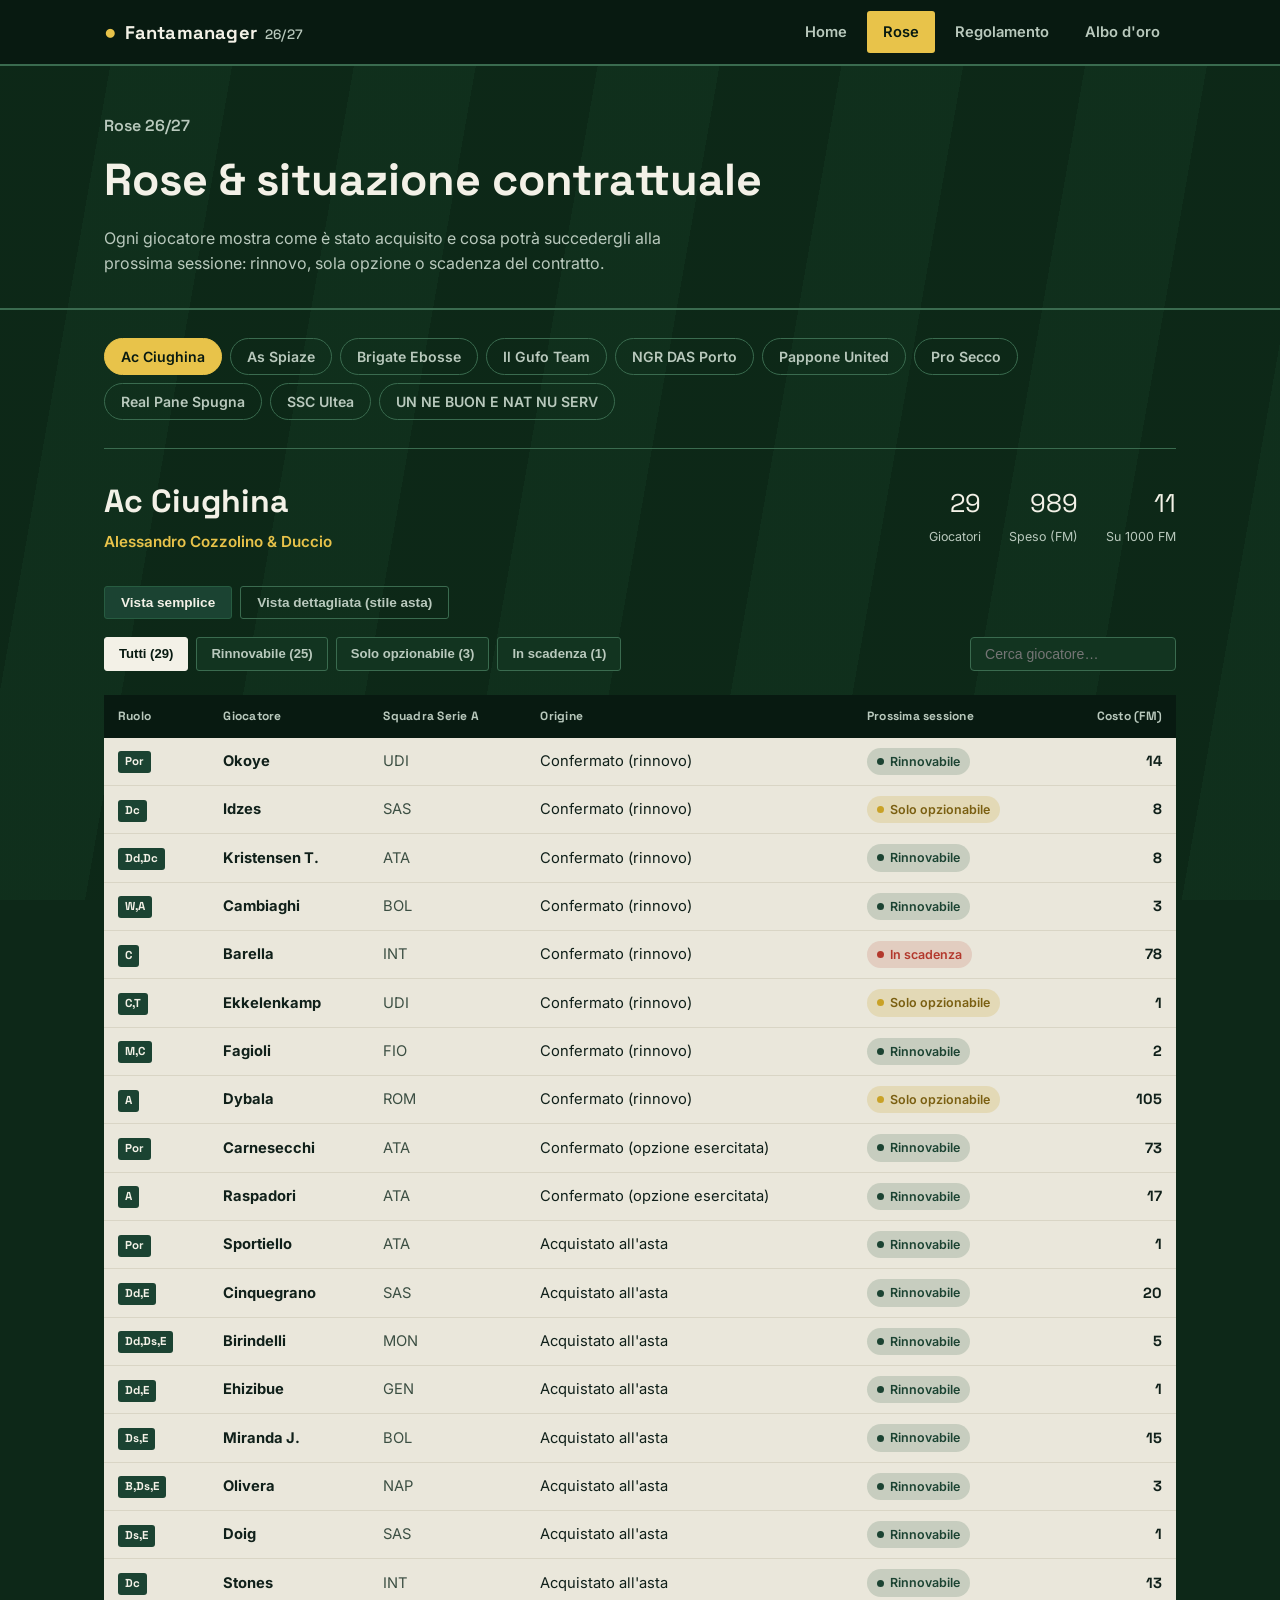
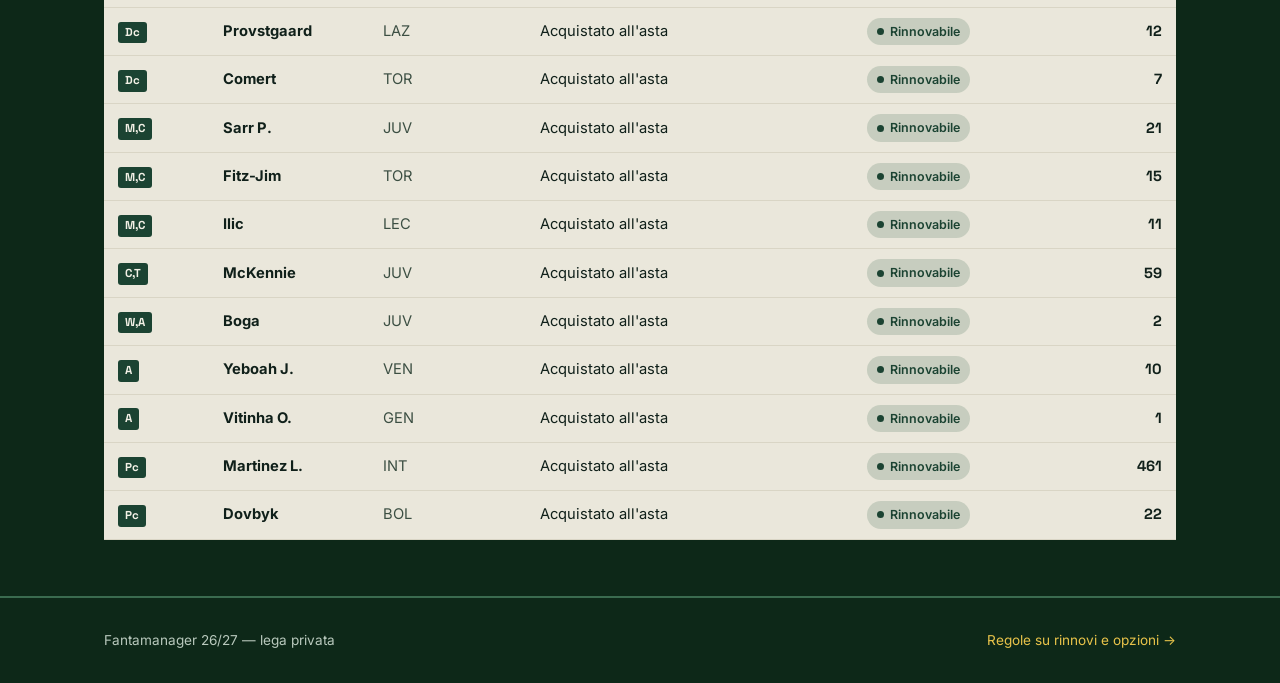
<file: rose.html>
<!doctype html>
<html lang="it">
<head>
<meta charset="UTF-8">
<meta name="viewport" content="width=device-width, initial-scale=1.0">
<title>Rose &amp; contratti — Fantamanager 26/27</title>
<link rel="preconnect" href="https://fonts.googleapis.com">
<link rel="preconnect" href="https://fonts.gstatic.com" crossorigin>
<link href="https://fonts.googleapis.com/css2?family=Space+Grotesk:wght@500;600;700&family=Inter:wght@400;500;600;700&display=swap" rel="stylesheet">
<link rel="stylesheet" href="assets/css/style.css">
</head>
<body>

<nav class="site-nav">
  <div class="wrap">
    <a href="index.html" class="brand"><span class="brand-mark">●</span> Fantamanager <span class="brand-year">26/27</span></a>
    <button class="nav-toggle" aria-label="Apri menu">☰</button>
    <ul class="nav-links">
      <li><a href="index.html">Home</a></li>
      <li><a href="rose.html" class="active">Rose</a></li>
      <li><a href="regolamento.html">Regolamento</a></li>
      <li><a href="albo-oro.html">Albo d'oro</a></li>
    </ul>
  </div>
</nav>

<header class="page-head">
  <div class="wrap">
    <p class="hero-kicker">Rose 26/27</p>
    <h1>Rose &amp; situazione contrattuale</h1>
    <p>Ogni giocatore mostra come è stato acquisito e cosa potrà succedergli alla prossima sessione: rinnovo, sola opzione o scadenza del contratto.</p>
  </div>
</header>

<main class="wrap">

  <div class="team-picker" id="team-picker"></div>

  <div class="team-summary">
    <div>
      <h2 id="team-name">—</h2>
      <span class="manager" id="team-manager">—</span>
    </div>
    <div class="team-metrics">
      <div><span class="num" id="metric-giocatori">—</span><span class="label">Giocatori</span></div>
      <div><span class="num" id="metric-speso">—</span><span class="label">Speso (FM)</span></div>
      <div><span class="num" id="metric-residuo">—</span><span class="label">Su 1000 FM</span></div>
    </div>
  </div>

  <div class="view-toggle">
    <button class="view-btn active" data-view="semplice">Vista semplice</button>
    <button class="view-btn" data-view="dettagliata">Vista dettagliata (stile asta)</button>
  </div>

  <div class="filters" id="filters">
    <button class="filter-btn" data-filter="tutti" data-label="Tutti">Tutti</button>
    <button class="filter-btn" data-filter="rinnovabile" data-label="Rinnovabile">Rinnovabile</button>
    <button class="filter-btn" data-filter="soloOpzione" data-label="Solo opzionabile">Solo opzionabile</button>
    <button class="filter-btn" data-filter="scadenza" data-label="In scadenza">In scadenza</button>
    <input type="search" id="player-search" placeholder="Cerca giocatore…" style="margin-left:auto; background:var(--pitch-800); border:1px solid var(--line); color:var(--cream); padding:8px 14px; border-radius:4px; font-size:0.88rem; min-width:180px;">
  </div>

  <div class="roster-table-wrap" id="roster-table-wrap">
    <table class="roster-table">
      <thead>
        <tr id="roster-head-row"></tr>
      </thead>
      <tbody id="roster-body"></tbody>
    </table>
  </div>
  <p class="empty-state" id="empty-state" style="display:none;">Nessun giocatore trovato con questi filtri.</p>

  <div class="options-declared" id="options-declared" style="display:none;">
    <h3 class="options-declared-title">Opzioni dichiarate <span class="options-declared-sub">— non ancora esercitate, in attesa dell'asta</span></h3>
    <div class="options-declared-list" id="options-declared-list"></div>
  </div>

</main>

<footer class="site-footer">
  <div class="wrap">
    <span>Fantamanager 26/27 — lega privata</span>
    <span><a href="regolamento.html" style="color:var(--gold-bright); text-decoration:none;">Regole su rinnovi e opzioni →</a></span>
  </div>
</footer>

<script src="assets/js/common.js"></script>
<script src="assets/js/rose.js"></script>
</body>
</html>
</file>
<file: assets/css/style.css>
/* =========================================================
   FANTAMANAGER 26/27 — stylesheet
   Palette ispirata al terreno di gioco e alle medaglie:
   verde campo profondo, rigori bianco gesso, ottone delle coppe.
   ========================================================= */

:root {
  --pitch-950: #081a11;
  --pitch-900: #0d2818;
  --pitch-800: #123420;
  --pitch-700: #1b4332;
  --pitch-600: #275c41;
  --line: #3a6b4f;

  --paper: #eae7db;
  --paper-dim: #d9d5c5;
  --ink: #10201a;
  --ink-soft: #3c4f43;

  --cream: #f3f1e7;
  --cream-dim: #b9c9bd;

  --gold: #c9a227;
  --gold-bright: #e8c34a;
  --silver: #a7adaf;
  --bronze: #a9673a;
  --card-red: #b3382c;

  --radius-s: 3px;
  --radius-m: 6px;

  --font-display: "Space Grotesk", "Arial Narrow", sans-serif;
  --font-body: "Inter", "Helvetica Neue", Arial, sans-serif;

  --maxw: 1120px;
}

* {
  box-sizing: border-box;
}

html {
  scroll-behavior: smooth;
}

body {
  margin: 0;
  background: var(--pitch-900);
  color: var(--cream);
  font-family: var(--font-body);
  font-size: 16px;
  line-height: 1.55;
  -webkit-font-smoothing: antialiased;
}

/* subtle pitch-stripe texture on the base background */
body::before {
  content: "";
  position: fixed;
  inset: 0;
  z-index: -1;
  background: repeating-linear-gradient(
    100deg,
    var(--pitch-900) 0px,
    var(--pitch-900) 120px,
    var(--pitch-800) 120px,
    var(--pitch-800) 240px
  );
  opacity: 0.6;
}

a {
  color: inherit;
}

img {
  max-width: 100%;
}

.wrap {
  max-width: var(--maxw);
  margin: 0 auto;
  padding: 0 24px;
}

/* ---------------- Nav ---------------- */

.site-nav {
  position: sticky;
  top: 0;
  z-index: 40;
  background: var(--pitch-950);
  border-bottom: 2px solid var(--line);
}

.site-nav .wrap {
  display: flex;
  align-items: center;
  justify-content: space-between;
  height: 64px;
}

.brand {
  display: flex;
  align-items: baseline;
  gap: 8px;
  text-decoration: none;
  font-family: var(--font-display);
  font-weight: 700;
  color: var(--cream);
  font-size: 1.15rem;
  letter-spacing: 0.01em;
}

.brand .brand-mark {
  color: var(--gold-bright);
  font-size: 1.3rem;
}

.brand .brand-year {
  color: var(--cream-dim);
  font-weight: 500;
  font-size: 0.85rem;
}

.nav-links {
  display: flex;
  gap: 4px;
  list-style: none;
  margin: 0;
  padding: 0;
}

.nav-links a {
  display: block;
  padding: 10px 16px;
  text-decoration: none;
  color: var(--cream-dim);
  font-weight: 600;
  font-size: 0.92rem;
  border-radius: var(--radius-s);
  transition: color 0.15s ease, background 0.15s ease;
}

.nav-links a:hover {
  color: var(--cream);
  background: var(--pitch-800);
}

.nav-links a.active {
  color: var(--pitch-950);
  background: var(--gold-bright);
}

.nav-toggle {
  display: none;
}

@media (max-width: 760px) {
  .nav-links {
    position: fixed;
    top: 64px;
    left: 0;
    right: 0;
    flex-direction: column;
    background: var(--pitch-950);
    border-bottom: 2px solid var(--line);
    padding: 8px 16px 16px;
    display: none;
  }
  .nav-links.open {
    display: flex;
  }
  .nav-toggle {
    display: block;
    background: none;
    border: 1px solid var(--line);
    color: var(--cream);
    font-size: 1.1rem;
    padding: 6px 12px;
    border-radius: var(--radius-s);
  }
}

/* ---------------- Hero ---------------- */

.hero {
  padding: 72px 0 56px;
  border-bottom: 2px solid var(--line);
}

.hero-kicker {
  font-family: var(--font-display);
  color: var(--gold-bright);
  font-weight: 600;
  font-size: 1rem;
  margin: 0 0 10px;
}

.hero h1 {
  font-family: var(--font-display);
  font-size: clamp(2.4rem, 5vw, 4rem);
  line-height: 1.02;
  margin: 0 0 18px;
  max-width: 16ch;
}

.hero p.lede {
  max-width: 56ch;
  font-size: 1.15rem;
  color: var(--cream-dim);
  margin: 0 0 36px;
}

.stat-row {
  display: flex;
  flex-wrap: wrap;
  gap: 0;
  border-top: 1px solid var(--line);
}

.stat {
  flex: 1 1 140px;
  padding: 20px 24px 4px 0;
  border-right: 1px solid var(--line);
}

.stat:last-child {
  border-right: none;
}

.stat .num {
  font-family: var(--font-display);
  font-size: 2.4rem;
  font-weight: 700;
  color: var(--cream);
  display: block;
}

.stat .label {
  color: var(--cream-dim);
  font-size: 0.85rem;
}

/* ---------------- Section tiles (home) ---------------- */

.tiles {
  display: grid;
  grid-template-columns: repeat(3, 1fr);
  gap: 1px;
  background: var(--line);
  border: 1px solid var(--line);
  margin: 56px 0;
}

@media (max-width: 760px) {
  .tiles {
    grid-template-columns: 1fr;
  }
}

.tile {
  background: var(--pitch-900);
  padding: 32px 28px;
  text-decoration: none;
  color: inherit;
  display: block;
  transition: background 0.15s ease;
  position: relative;
}

.tile:hover {
  background: var(--pitch-800);
}

.tile .tile-index {
  font-family: var(--font-display);
  color: var(--line);
  font-size: 0.85rem;
  font-weight: 700;
}

.tile h3 {
  font-family: var(--font-display);
  font-size: 1.5rem;
  margin: 10px 0 10px;
}

.tile p {
  color: var(--cream-dim);
  margin: 0 0 18px;
  font-size: 0.96rem;
}

.tile .go {
  color: var(--gold-bright);
  font-weight: 600;
  font-size: 0.9rem;
}

/* ---------------- Generic section ---------------- */

section.block {
  padding: 48px 0;
}

section.block h2 {
  font-family: var(--font-display);
  font-size: 1.9rem;
  margin: 0 0 8px;
}

section.block .sub {
  color: var(--cream-dim);
  margin: 0 0 28px;
  max-width: 60ch;
}

/* ---------------- Preview standings table on home ---------------- */

.mini-table {
  width: 100%;
  border-collapse: collapse;
  font-size: 0.95rem;
}

.mini-table th {
  text-align: left;
  font-family: var(--font-display);
  font-weight: 600;
  color: var(--cream-dim);
  font-size: 0.8rem;
  padding: 8px 12px;
  border-bottom: 1px solid var(--line);
}

.mini-table td {
  padding: 10px 12px;
  border-bottom: 1px solid var(--pitch-800);
}

.mini-table tr:hover td {
  background: var(--pitch-800);
}

.medal-count {
  display: inline-flex;
  gap: 10px;
  font-family: var(--font-display);
}

.medal-count span {
  display: inline-flex;
  align-items: center;
  gap: 4px;
}

/* ---------------- Page header (interior pages) ---------------- */

.page-head {
  padding: 48px 0 32px;
  border-bottom: 2px solid var(--line);
}

.page-head .hero-kicker {
  margin-bottom: 6px;
}

.page-head h1 {
  font-family: var(--font-display);
  font-size: clamp(2rem, 4vw, 2.8rem);
  margin: 0 0 12px;
}

.page-head p {
  color: var(--cream-dim);
  max-width: 62ch;
  margin: 0;
}

/* ---------------- Rose page ---------------- */

.team-picker {
  display: flex;
  flex-wrap: wrap;
  gap: 8px;
  padding: 28px 0;
  border-bottom: 1px solid var(--line);
}

.team-chip {
  font-family: var(--font-body);
  font-weight: 600;
  font-size: 0.88rem;
  padding: 9px 16px;
  border: 1px solid var(--line);
  border-radius: 999px;
  background: transparent;
  color: var(--cream-dim);
  cursor: pointer;
  transition: all 0.12s ease;
}

.team-chip:hover {
  border-color: var(--gold-bright);
  color: var(--cream);
}

.team-chip.active {
  background: var(--gold-bright);
  border-color: var(--gold-bright);
  color: var(--pitch-950);
}

.team-summary {
  display: flex;
  flex-wrap: wrap;
  align-items: baseline;
  justify-content: space-between;
  gap: 16px;
  padding: 28px 0 8px;
}

.team-summary h2 {
  font-family: var(--font-display);
  font-size: 2rem;
  margin: 0;
}

.team-summary .manager {
  color: var(--gold-bright);
  font-weight: 600;
  font-size: 0.95rem;
  display: block;
  margin-top: 4px;
}

.team-metrics {
  display: flex;
  gap: 28px;
}

.team-metrics div {
  text-align: right;
}

.team-metrics .num {
  font-family: var(--font-display);
  font-size: 1.6rem;
  display: block;
}

.team-metrics .label {
  color: var(--cream-dim);
  font-size: 0.78rem;
}

.options-declared {
  padding: 8px 0 56px;
  border-top: 1px solid var(--line);
  margin-top: -24px;
  padding-top: 32px;
}

.options-declared-title {
  font-family: var(--font-display);
  font-size: 1.1rem;
  margin: 0 0 4px;
}

.options-declared-sub {
  font-family: var(--font-body);
  font-weight: 400;
  font-size: 0.85rem;
  color: var(--cream-dim);
}

.options-declared-list {
  display: flex;
  flex-wrap: wrap;
  gap: 10px;
  margin-top: 16px;
}

.option-chip {
  display: flex;
  align-items: center;
  gap: 10px;
  background: var(--pitch-800);
  border: 1px solid var(--line);
  border-radius: 999px;
  padding: 8px 16px 8px 8px;
}

.option-chip-name {
  font-weight: 700;
}

.option-chip-cost {
  color: var(--cream-dim);
  font-size: 0.82rem;
  font-family: var(--font-display);
}

.view-toggle {
  display: flex;
  gap: 8px;
  padding-top: 24px;
}

.view-btn {
  font-size: 0.85rem;
  font-weight: 600;
  padding: 8px 16px;
  border-radius: var(--radius-s);
  border: 1px solid var(--line);
  background: transparent;
  color: var(--cream-dim);
  cursor: pointer;
}

.view-btn.active {
  background: var(--pitch-700);
  color: var(--cream);
  border-color: var(--pitch-600);
}

.last-action-badge {
  display: inline-block;
  font-family: var(--font-body);
  font-size: 0.68rem;
  font-weight: 700;
  padding: 2px 8px;
  border-radius: 999px;
  background: rgba(179, 56, 44, 0.18);
  color: var(--card-red);
  white-space: nowrap;
  cursor: help;
}

.date-cell {
  color: var(--ink-soft);
  font-size: 0.85rem;
  white-space: nowrap;
}

.stato-cell {
  font-size: 0.85rem;
  color: var(--ink-soft);
  white-space: nowrap;
}

.tag-si, .tag-no {
  font-family: var(--font-display);
  font-size: 0.72rem;
  font-weight: 700;
  padding: 2px 8px;
  border-radius: 999px;
}

.tag-si {
  background: rgba(39, 92, 65, 0.18);
  color: #1b4332;
}

.tag-no {
  background: rgba(179, 56, 44, 0.15);
  color: var(--card-red);
}

.filters {
  display: flex;
  flex-wrap: wrap;
  gap: 8px;
  padding: 18px 0 24px;
}

.filter-btn {
  font-size: 0.82rem;
  font-weight: 600;
  padding: 6px 14px;
  border-radius: var(--radius-s);
  border: 1px solid var(--line);
  background: var(--pitch-800);
  color: var(--cream-dim);
  cursor: pointer;
}

.filter-btn.active {
  color: var(--pitch-950);
  background: var(--cream);
  border-color: var(--cream);
}

.roster-table-wrap {
  overflow-x: auto;
  padding-bottom: 56px;
}

.roster-table {
  width: 100%;
  border-collapse: collapse;
  min-width: 760px;
  background: var(--paper);
  color: var(--ink);
}

.roster-table thead th {
  text-align: left;
  font-family: var(--font-display);
  font-size: 0.75rem;
  letter-spacing: 0.02em;
  padding: 12px 14px;
  background: var(--pitch-950);
  color: var(--cream-dim);
}

.roster-table tbody td {
  padding: 10px 14px;
  border-bottom: 1px solid var(--paper-dim);
  font-size: 0.92rem;
  vertical-align: middle;
}

.roster-table tbody tr:hover td {
  background: var(--paper-dim);
}

.role-pill {
  display: inline-block;
  font-family: var(--font-display);
  font-size: 0.72rem;
  font-weight: 700;
  padding: 2px 7px;
  border-radius: var(--radius-s);
  background: var(--pitch-700);
  color: var(--cream);
}

.player-name {
  font-weight: 700;
}

.serieA {
  color: var(--ink-soft);
  font-size: 0.85rem;
}

.status-pill {
  display: inline-flex;
  align-items: center;
  gap: 6px;
  font-size: 0.78rem;
  font-weight: 600;
  padding: 4px 10px;
  border-radius: 999px;
  white-space: nowrap;
}

.status-pill::before {
  content: "";
  width: 7px;
  height: 7px;
  border-radius: 50%;
}

.status-rinnovabile {
  background: rgba(39, 92, 65, 0.18);
  color: #1b4332;
}
.status-rinnovabile::before {
  background: #1b4332;
}

.status-solo-opzione {
  background: rgba(201, 162, 39, 0.2);
  color: #7a5f11;
}
.status-solo-opzione::before {
  background: var(--gold);
}

.status-scadenza {
  background: rgba(179, 56, 44, 0.15);
  color: var(--card-red);
}
.status-scadenza::before {
  background: var(--card-red);
}

.cost {
  font-family: var(--font-display);
  font-weight: 700;
  text-align: right;
}

.empty-state {
  padding: 48px 0;
  color: var(--cream-dim);
  text-align: center;
}

/* ---------------- Regolamento page ---------------- */

.reg-layout {
  display: grid;
  grid-template-columns: 240px 1fr;
  gap: 48px;
  padding: 40px 0 80px;
  align-items: start;
}

@media (max-width: 860px) {
  .reg-layout {
    grid-template-columns: 1fr;
  }
}

.reg-toc {
  position: sticky;
  top: 88px;
  border-left: 2px solid var(--line);
  padding-left: 18px;
}

.reg-toc .toc-title {
  font-family: var(--font-display);
  font-size: 0.8rem;
  color: var(--cream-dim);
  margin-bottom: 12px;
}

.reg-toc ul {
  list-style: none;
  margin: 0;
  padding: 0;
  display: flex;
  flex-direction: column;
  gap: 8px;
}

.reg-toc a {
  text-decoration: none;
  color: var(--cream-dim);
  font-size: 0.88rem;
  font-weight: 600;
}

.reg-toc a:hover {
  color: var(--gold-bright);
}

.reg-content {
  background: var(--paper);
  color: var(--ink);
  padding: 8px 44px 44px;
  border-radius: var(--radius-m);
}

.reg-content h2 {
  font-family: var(--font-display);
  font-size: 1.5rem;
  margin: 40px 0 6px;
  padding-top: 20px;
  border-top: 1px solid var(--paper-dim);
  scroll-margin-top: 90px;
}

.reg-content h2:first-of-type {
  border-top: none;
  margin-top: 24px;
}

.reg-content h3 {
  font-family: var(--font-display);
  font-size: 1.08rem;
  margin: 24px 0 6px;
  scroll-margin-top: 90px;
}

.reg-content p {
  margin: 0 0 14px;
  max-width: 72ch;
}

.reg-content ul, .reg-content ol {
  max-width: 72ch;
  padding-left: 22px;
  margin: 0 0 14px;
}

.reg-content li {
  margin-bottom: 6px;
}

.reg-content .callout {
  background: rgba(201, 162, 39, 0.12);
  border-left: 3px solid var(--gold);
  padding: 12px 16px;
  margin: 0 0 16px;
  font-size: 0.92rem;
  max-width: 68ch;
}

.reg-content .intro-note {
  font-style: italic;
  color: var(--ink-soft);
  border-left: 3px solid var(--pitch-700);
  padding-left: 16px;
  max-width: 68ch;
}

.reg-content table {
  border-collapse: collapse;
  margin: 0 0 18px;
  font-size: 0.9rem;
}

.reg-content table td, .reg-content table th {
  border: 1px solid var(--paper-dim);
  padding: 6px 12px;
  text-align: left;
}

.reg-content a.ext-link {
  color: var(--pitch-700);
  font-weight: 600;
  border-bottom: 1px solid var(--pitch-700);
}

/* ---------------- Albo d'oro page ---------------- */

.podium {
  display: grid;
  grid-template-columns: repeat(3, 1fr);
  gap: 16px;
  padding: 20px 0 48px;
}

@media (max-width: 760px) {
  .podium {
    grid-template-columns: 1fr;
  }
}

.podium-card {
  background: var(--paper);
  color: var(--ink);
  padding: 24px;
  border-radius: var(--radius-m);
  position: relative;
  border-top: 6px solid var(--gold);
}

.podium-card.silver {
  border-top-color: var(--silver);
}

.podium-card.bronze {
  border-top-color: var(--bronze);
}

.podium-card .rank {
  font-family: var(--font-display);
  font-size: 0.85rem;
  color: var(--ink-soft);
  font-weight: 700;
}

.podium-card h3 {
  font-family: var(--font-display);
  font-size: 1.4rem;
  margin: 6px 0 4px;
}

.podium-card .manager {
  color: var(--ink-soft);
  font-size: 0.88rem;
  margin-bottom: 14px;
  display: block;
}

.trophy-row {
  display: flex;
  gap: 16px;
  font-family: var(--font-display);
  font-size: 1.1rem;
  font-weight: 700;
}

.trophy-row .t-item {
  display: flex;
  align-items: center;
  gap: 5px;
}

.trophy-row .t-item small {
  font-family: var(--font-body);
  font-weight: 500;
  font-size: 0.65rem;
  color: var(--ink-soft);
}

.hof-table-wrap {
  padding-bottom: 40px;
}

.hof-table {
  width: 100%;
  border-collapse: collapse;
}

.hof-table th {
  text-align: left;
  font-family: var(--font-display);
  font-size: 0.78rem;
  color: var(--cream-dim);
  padding: 10px 14px;
  border-bottom: 2px solid var(--line);
}

.hof-table td {
  padding: 12px 14px;
  border-bottom: 1px solid var(--pitch-800);
  font-size: 0.95rem;
}

.hof-table td.name {
  font-weight: 700;
}

.hof-table td.manager-col {
  color: var(--cream-dim);
  font-size: 0.88rem;
}

.hof-table td.medal-cell {
  font-family: var(--font-display);
  font-weight: 700;
  text-align: center;
  width: 64px;
}

.hof-note {
  color: var(--cream-dim);
  font-size: 0.88rem;
  padding: 8px 0 40px;
  max-width: 64ch;
}

.prov-badge {
  display: inline-block;
  font-family: var(--font-body);
  font-size: 0.65rem;
  font-weight: 700;
  text-transform: none;
  padding: 2px 8px;
  border-radius: 999px;
  background: rgba(201, 162, 39, 0.2);
  color: var(--gold-bright);
  margin-left: 6px;
  vertical-align: middle;
}

.season-provisional td {
  opacity: 0.85;
}

.former-toggle {
  background: none;
  border: 1px solid var(--line);
  color: var(--cream-dim);
  padding: 8px 16px;
  border-radius: var(--radius-s);
  cursor: pointer;
  font-weight: 600;
  font-size: 0.85rem;
  margin-bottom: 16px;
}

.former-section {
  display: none;
}

.former-section.open {
  display: block;
}

/* ---------------- Footer ---------------- */

footer.site-footer {
  border-top: 2px solid var(--line);
  padding: 32px 0;
  color: var(--cream-dim);
  font-size: 0.85rem;
}

footer.site-footer .wrap {
  display: flex;
  justify-content: space-between;
  flex-wrap: wrap;
  gap: 12px;
}

/* ---------------- Utility ---------------- */

.gold-text { color: var(--gold-bright); }
.silver-text { color: var(--silver); }
.bronze-text { color: var(--bronze); }

@media (prefers-reduced-motion: reduce) {
  html { scroll-behavior: auto; }
  * { transition: none !important; }
}

:focus-visible {
  outline: 2px solid var(--gold-bright);
  outline-offset: 2px;
}
</file>
